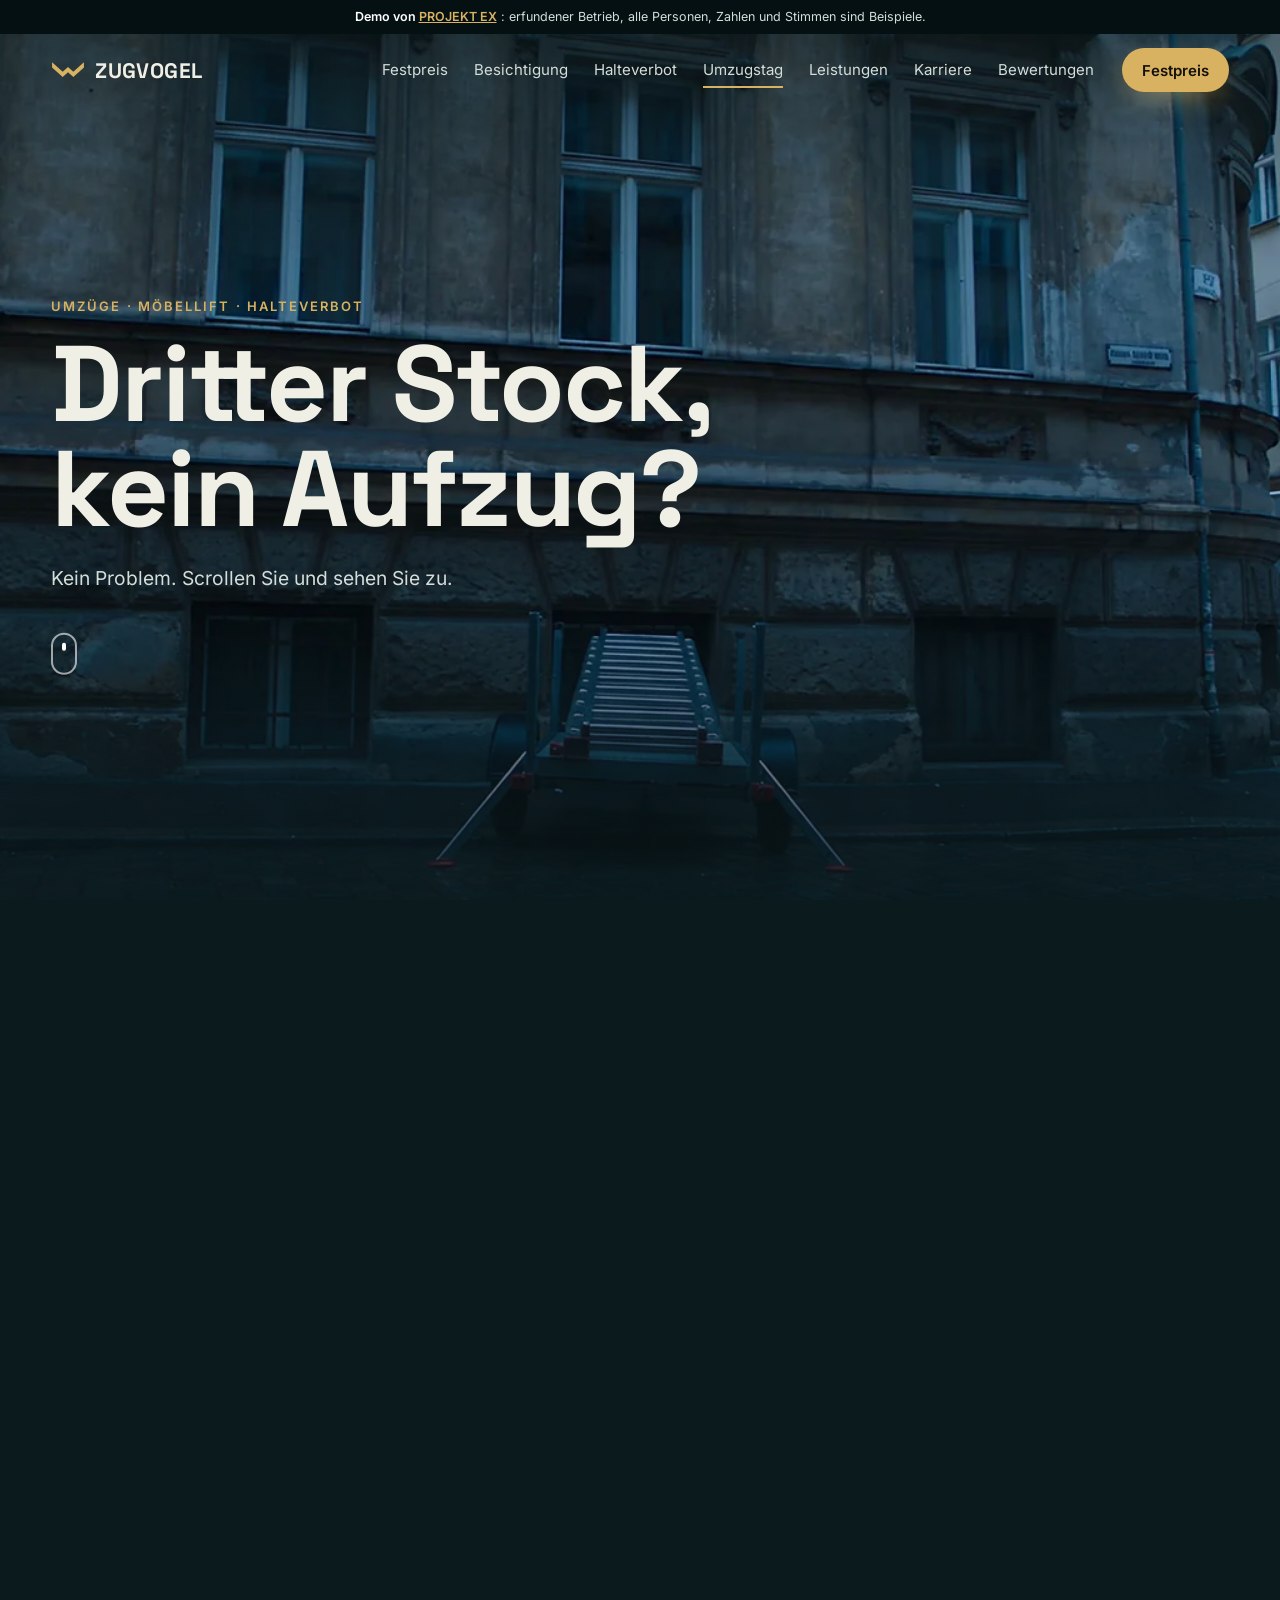
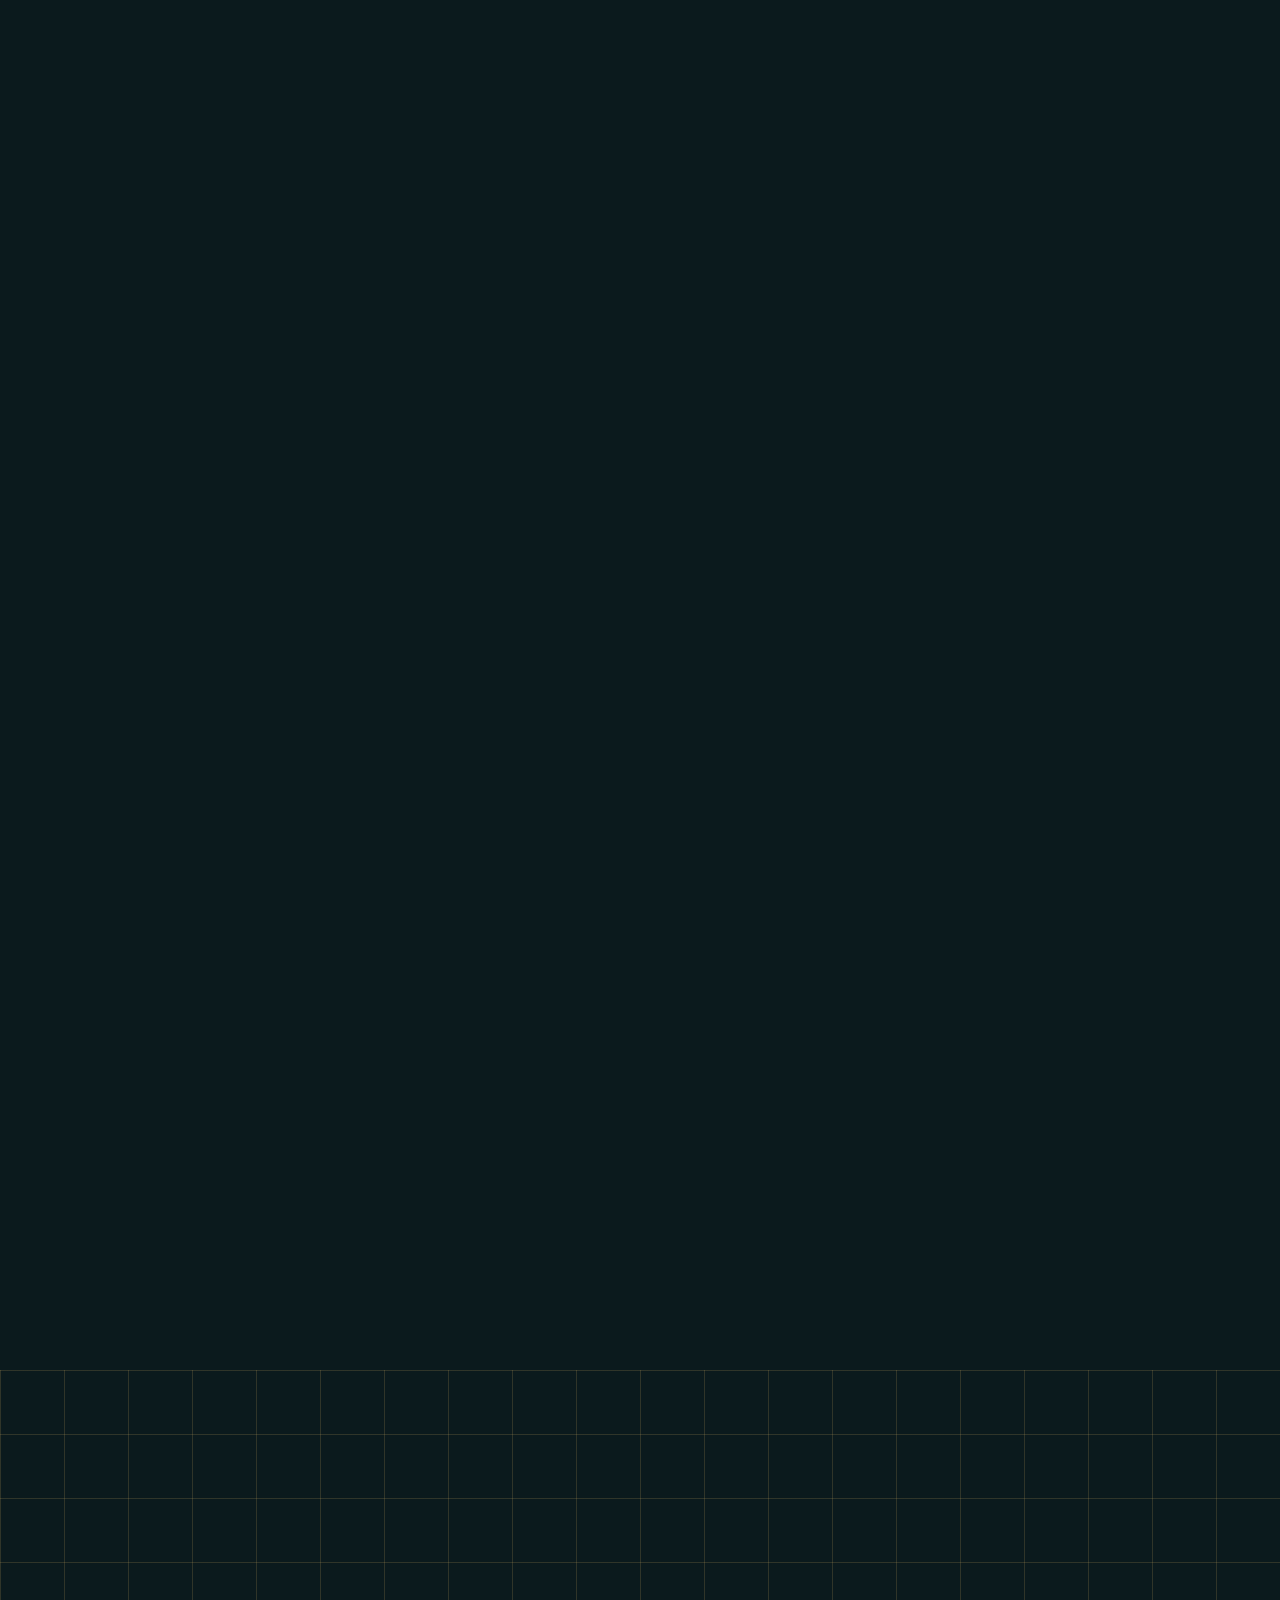
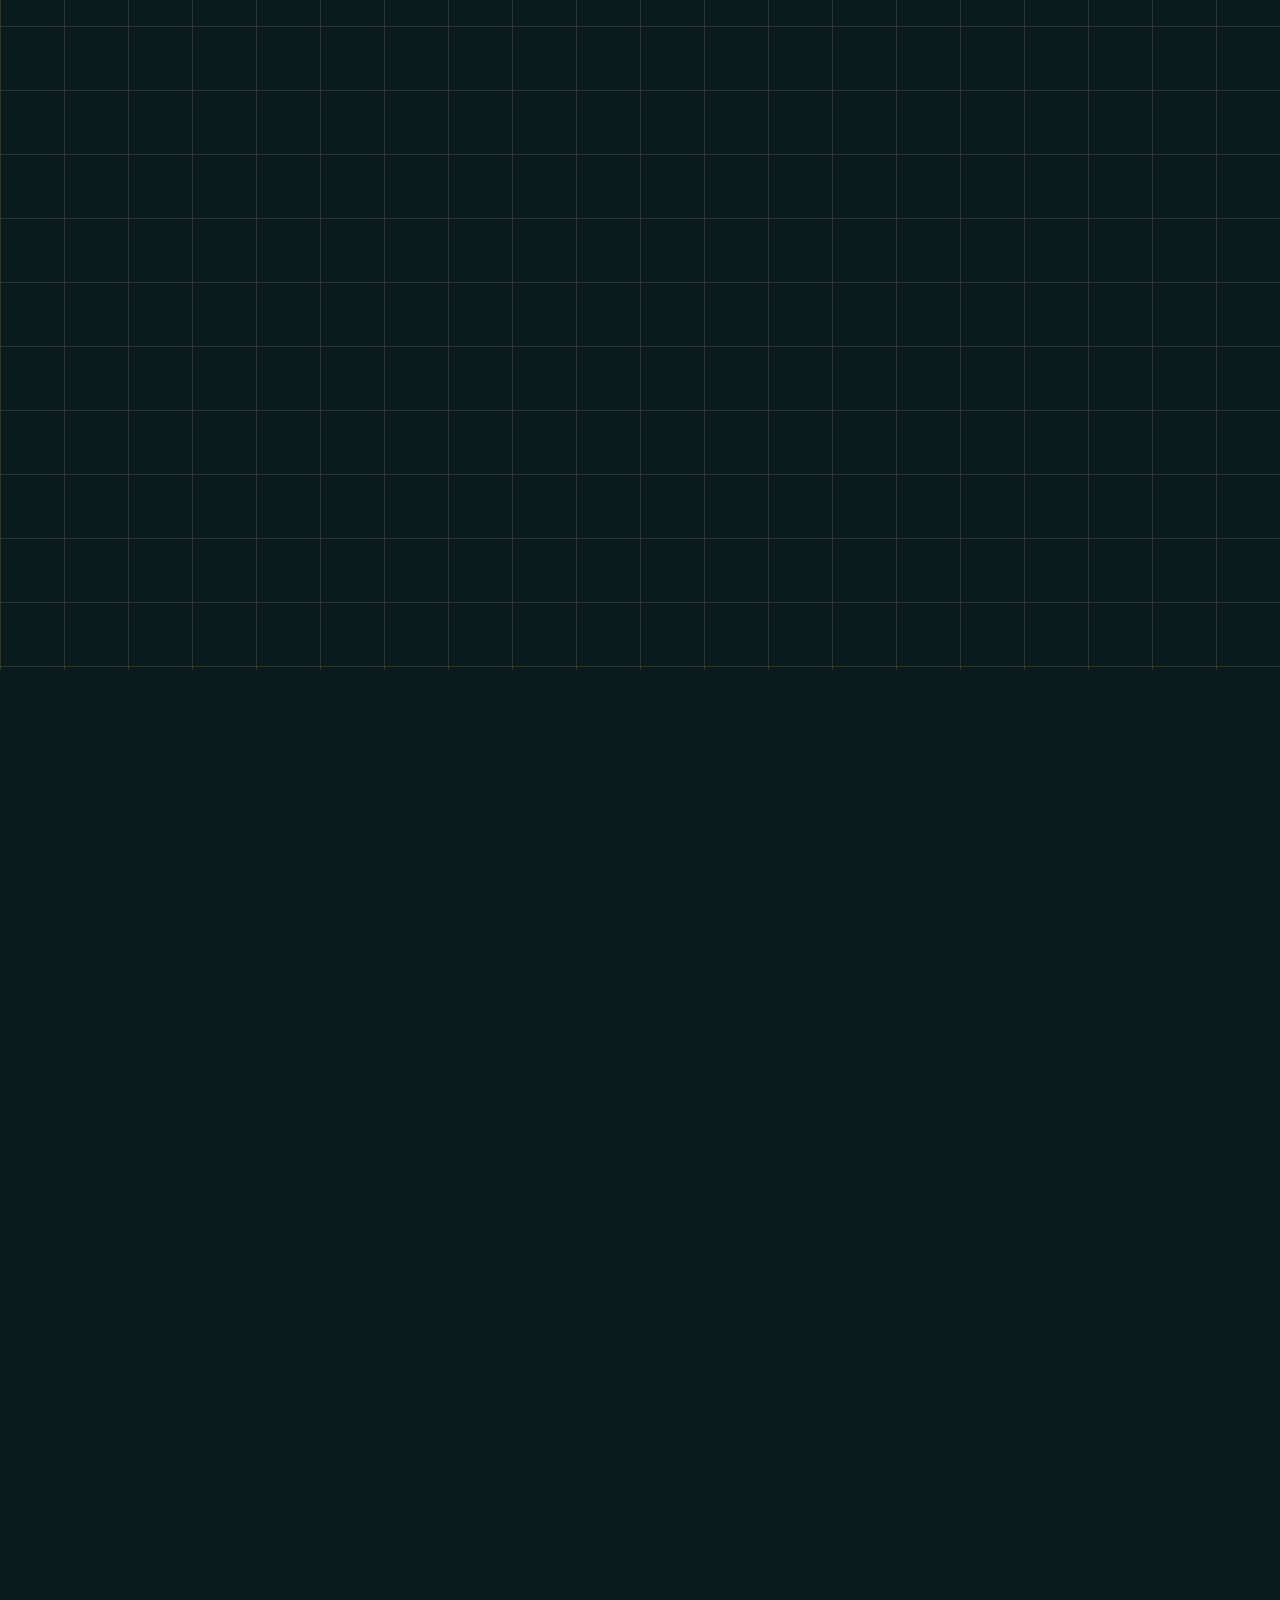
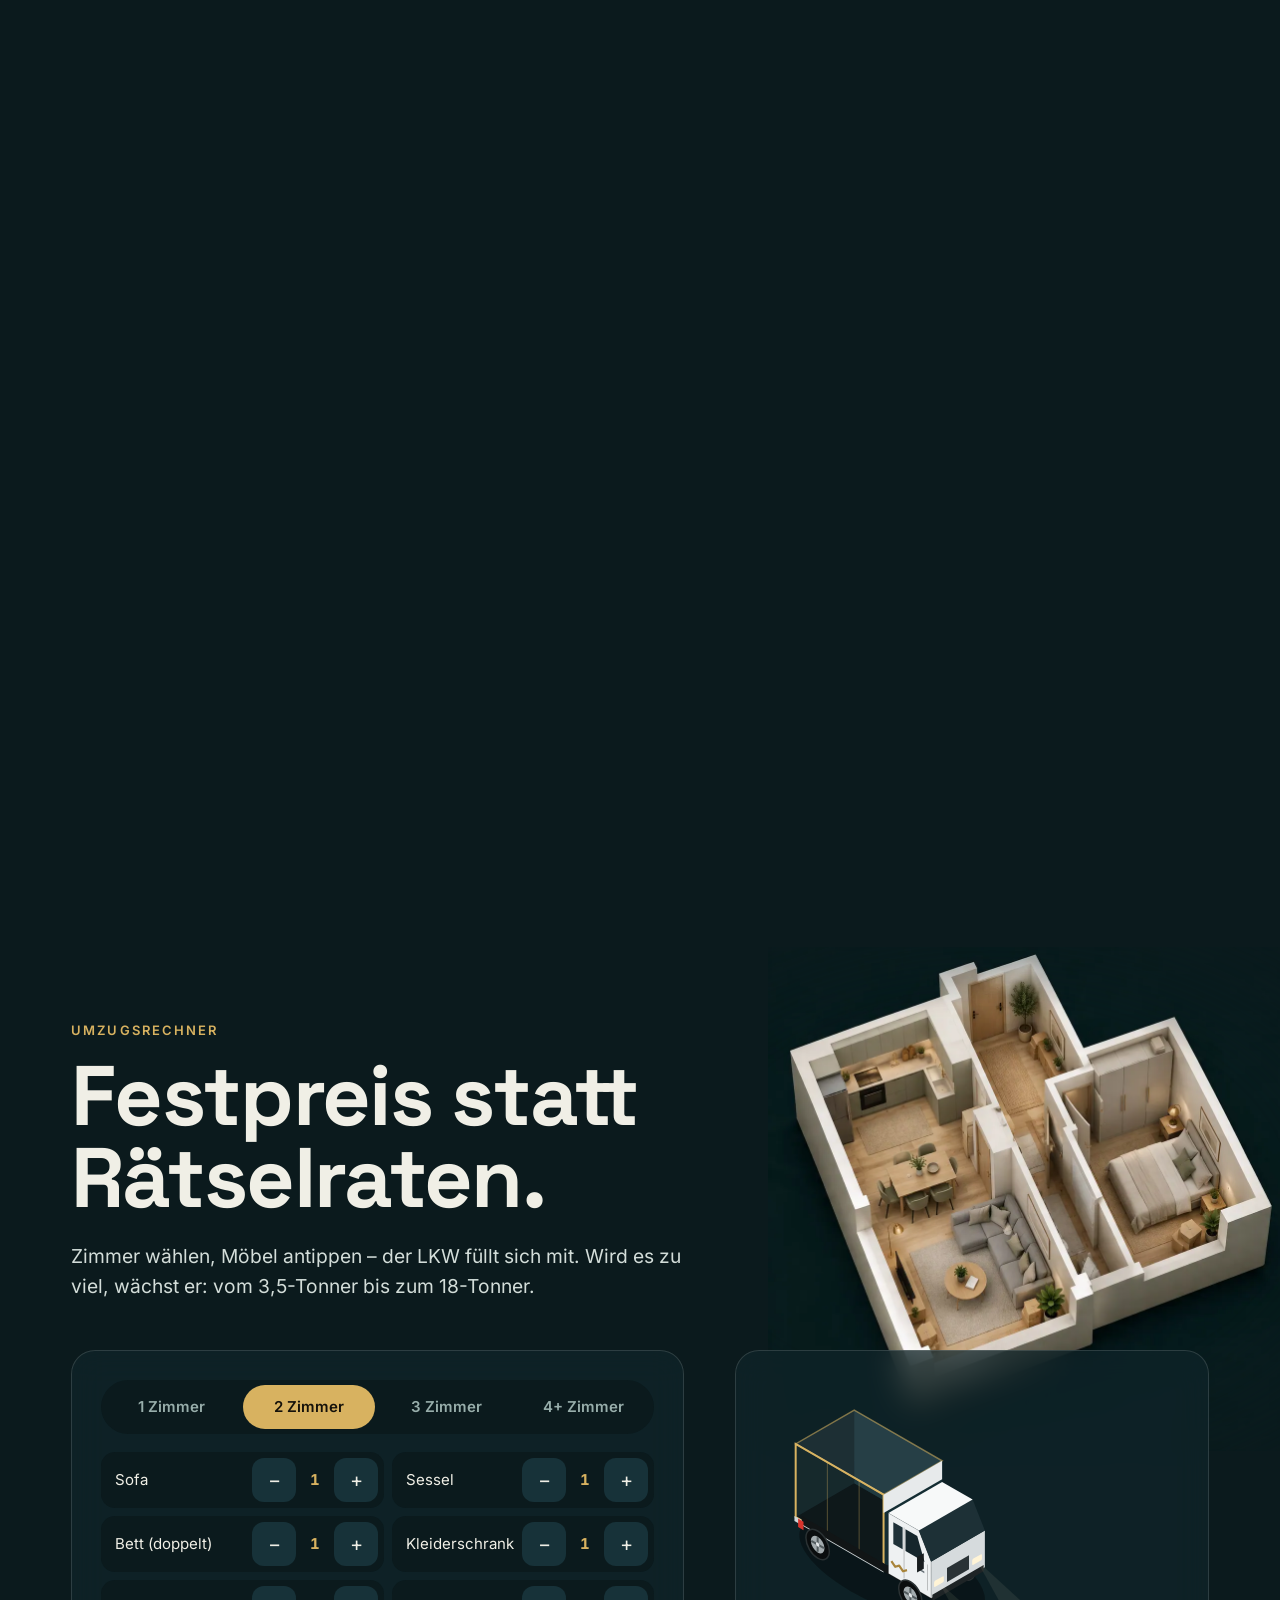
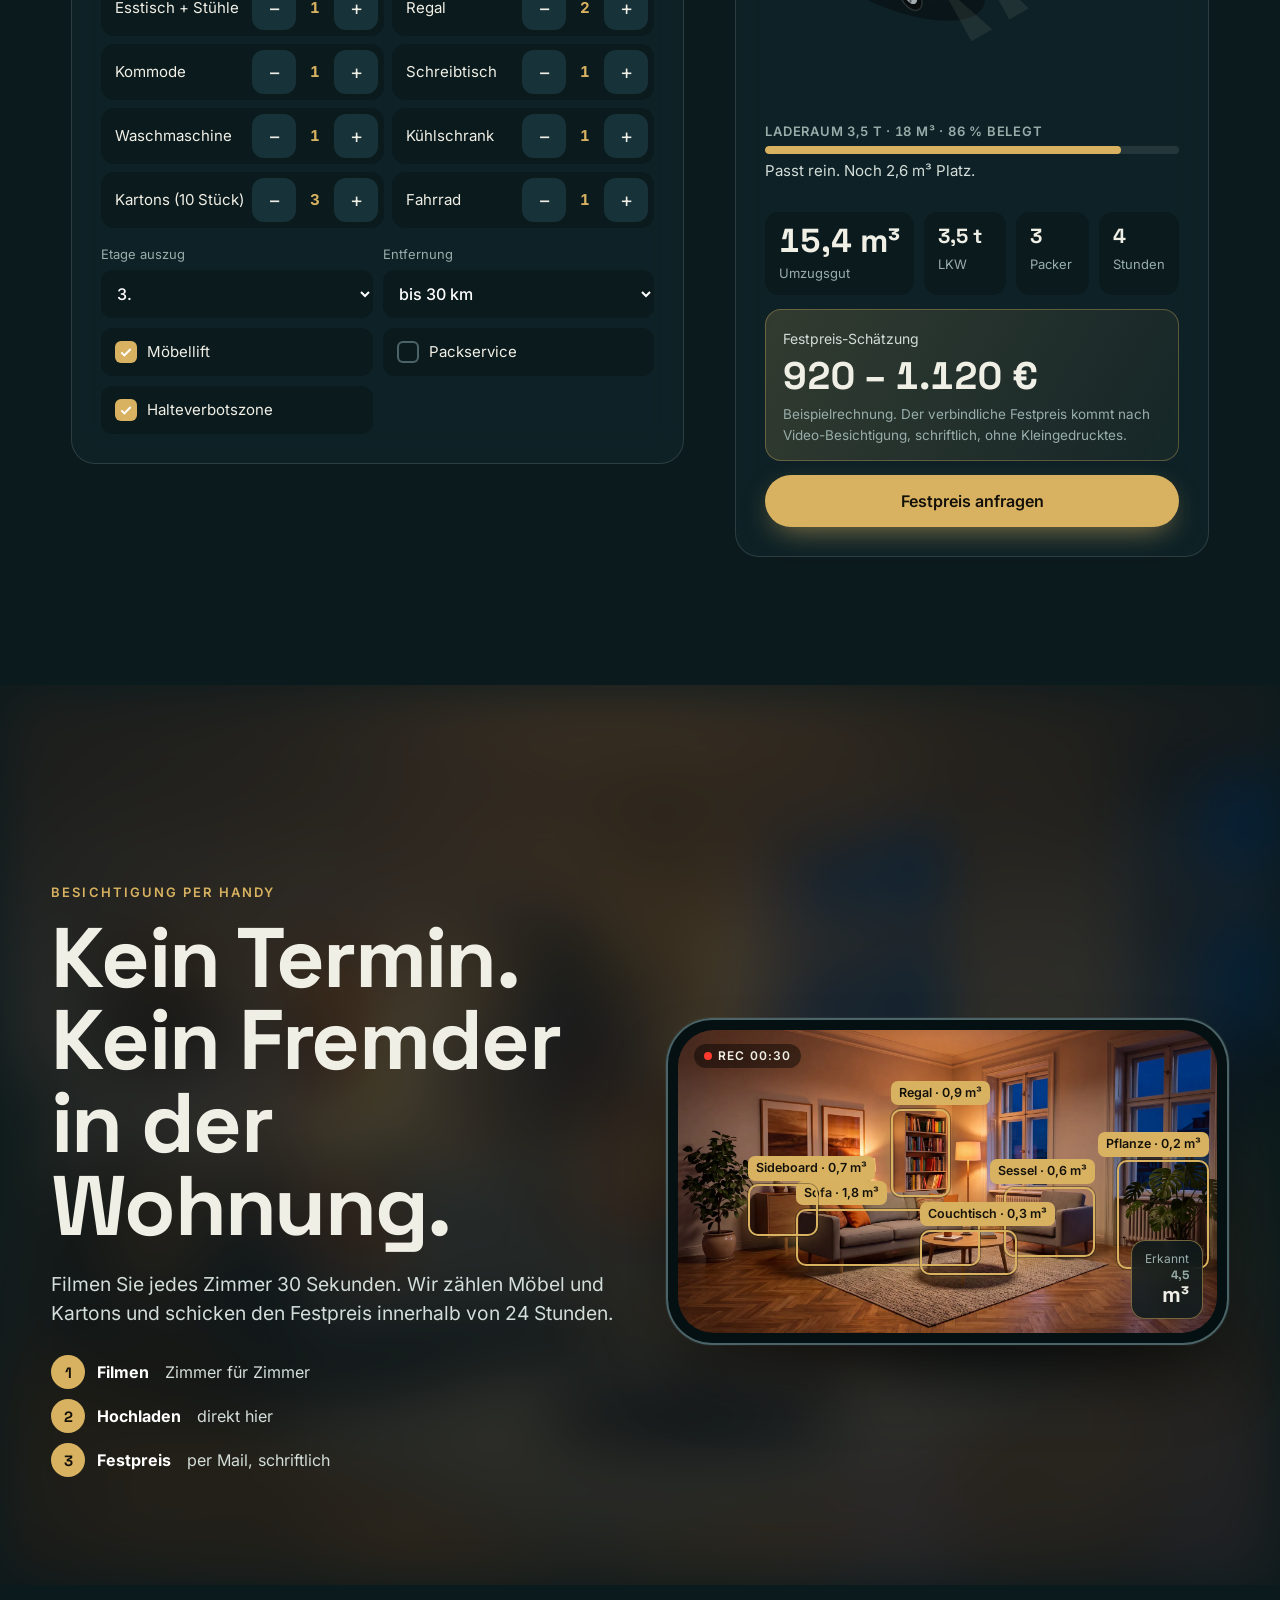
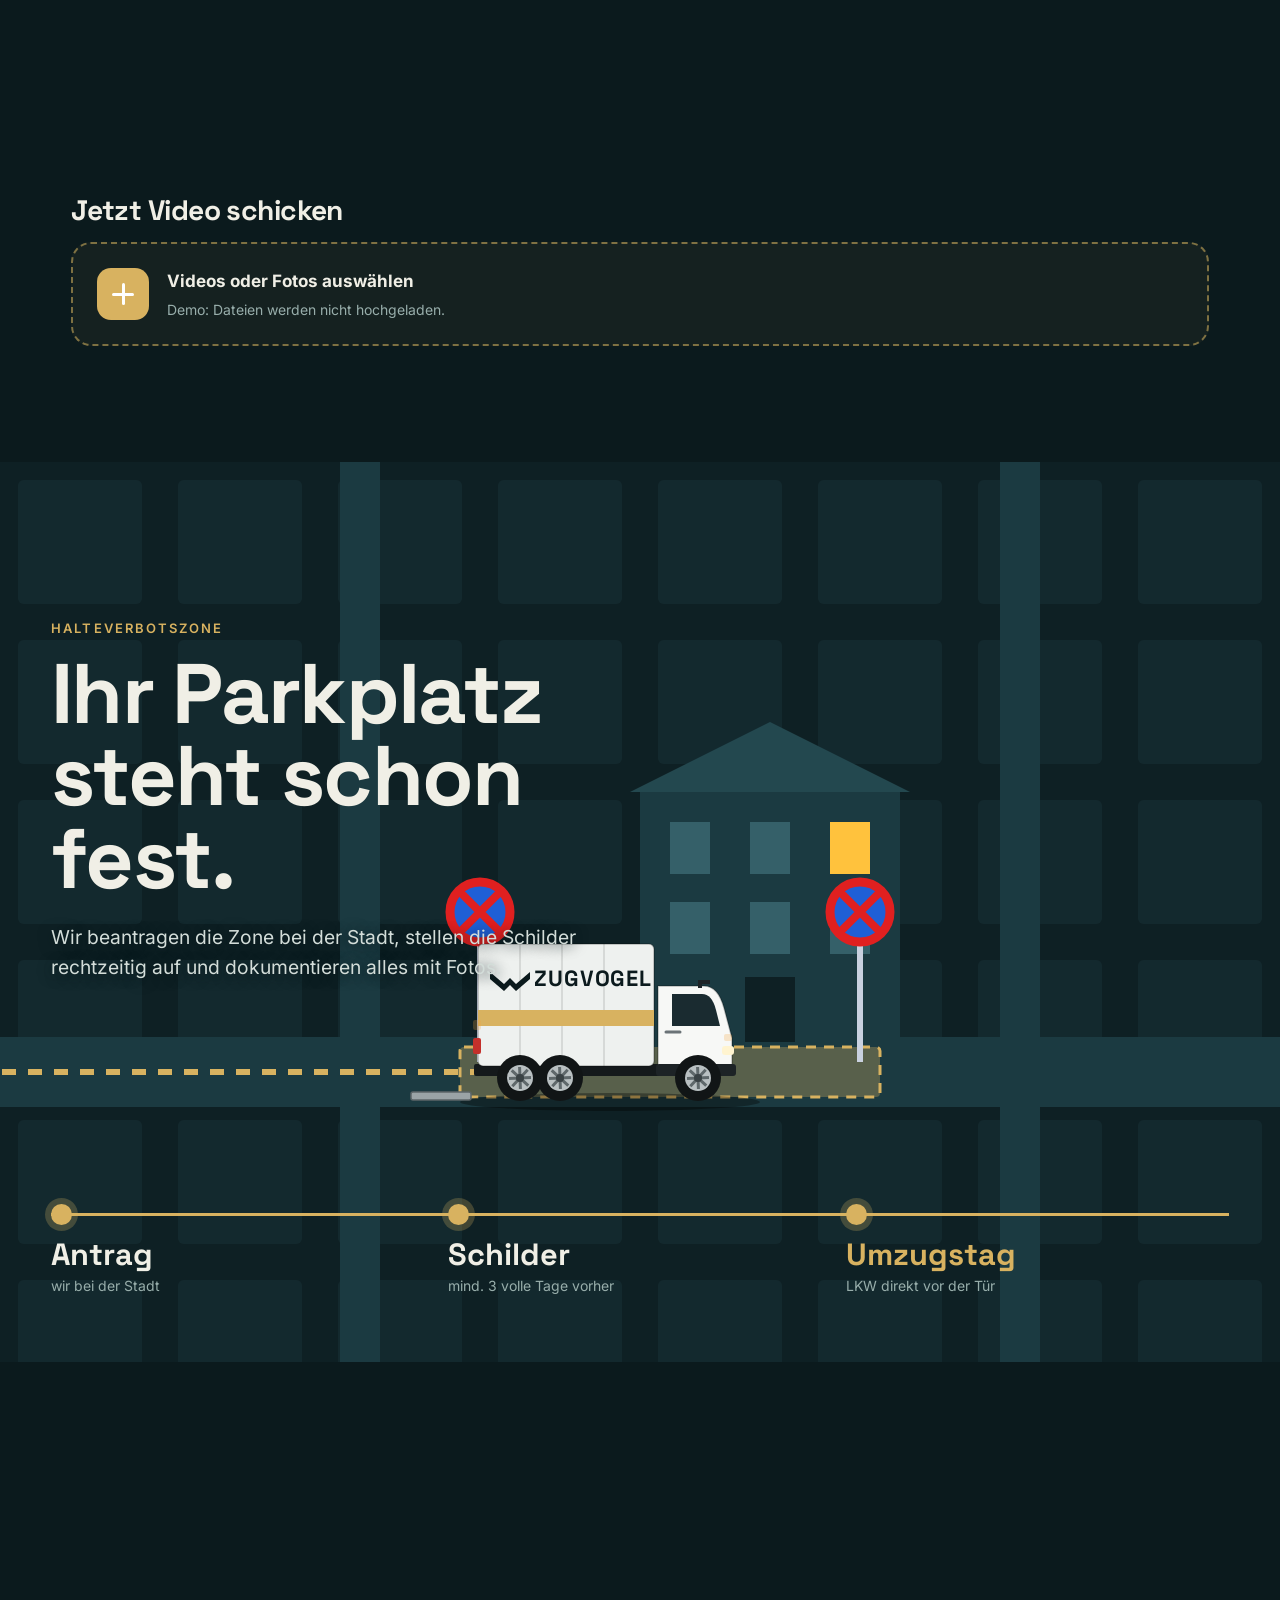
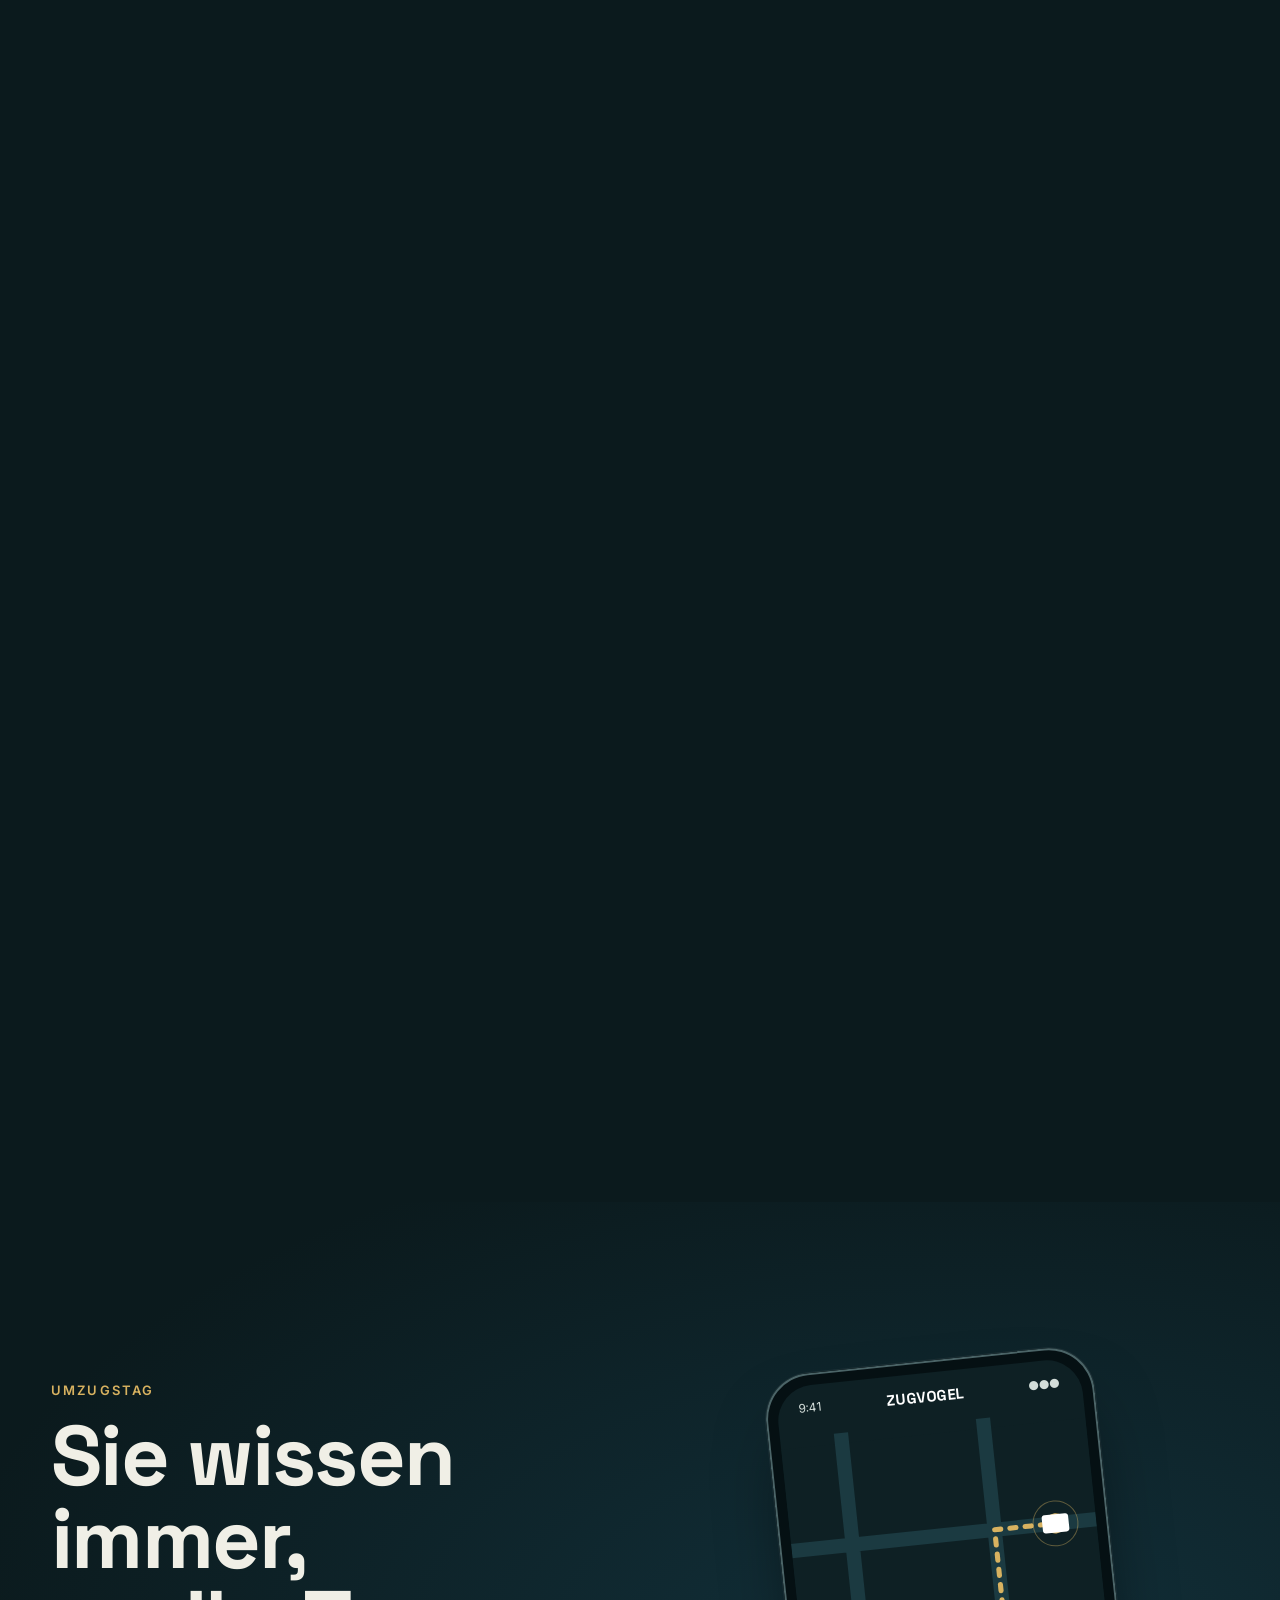
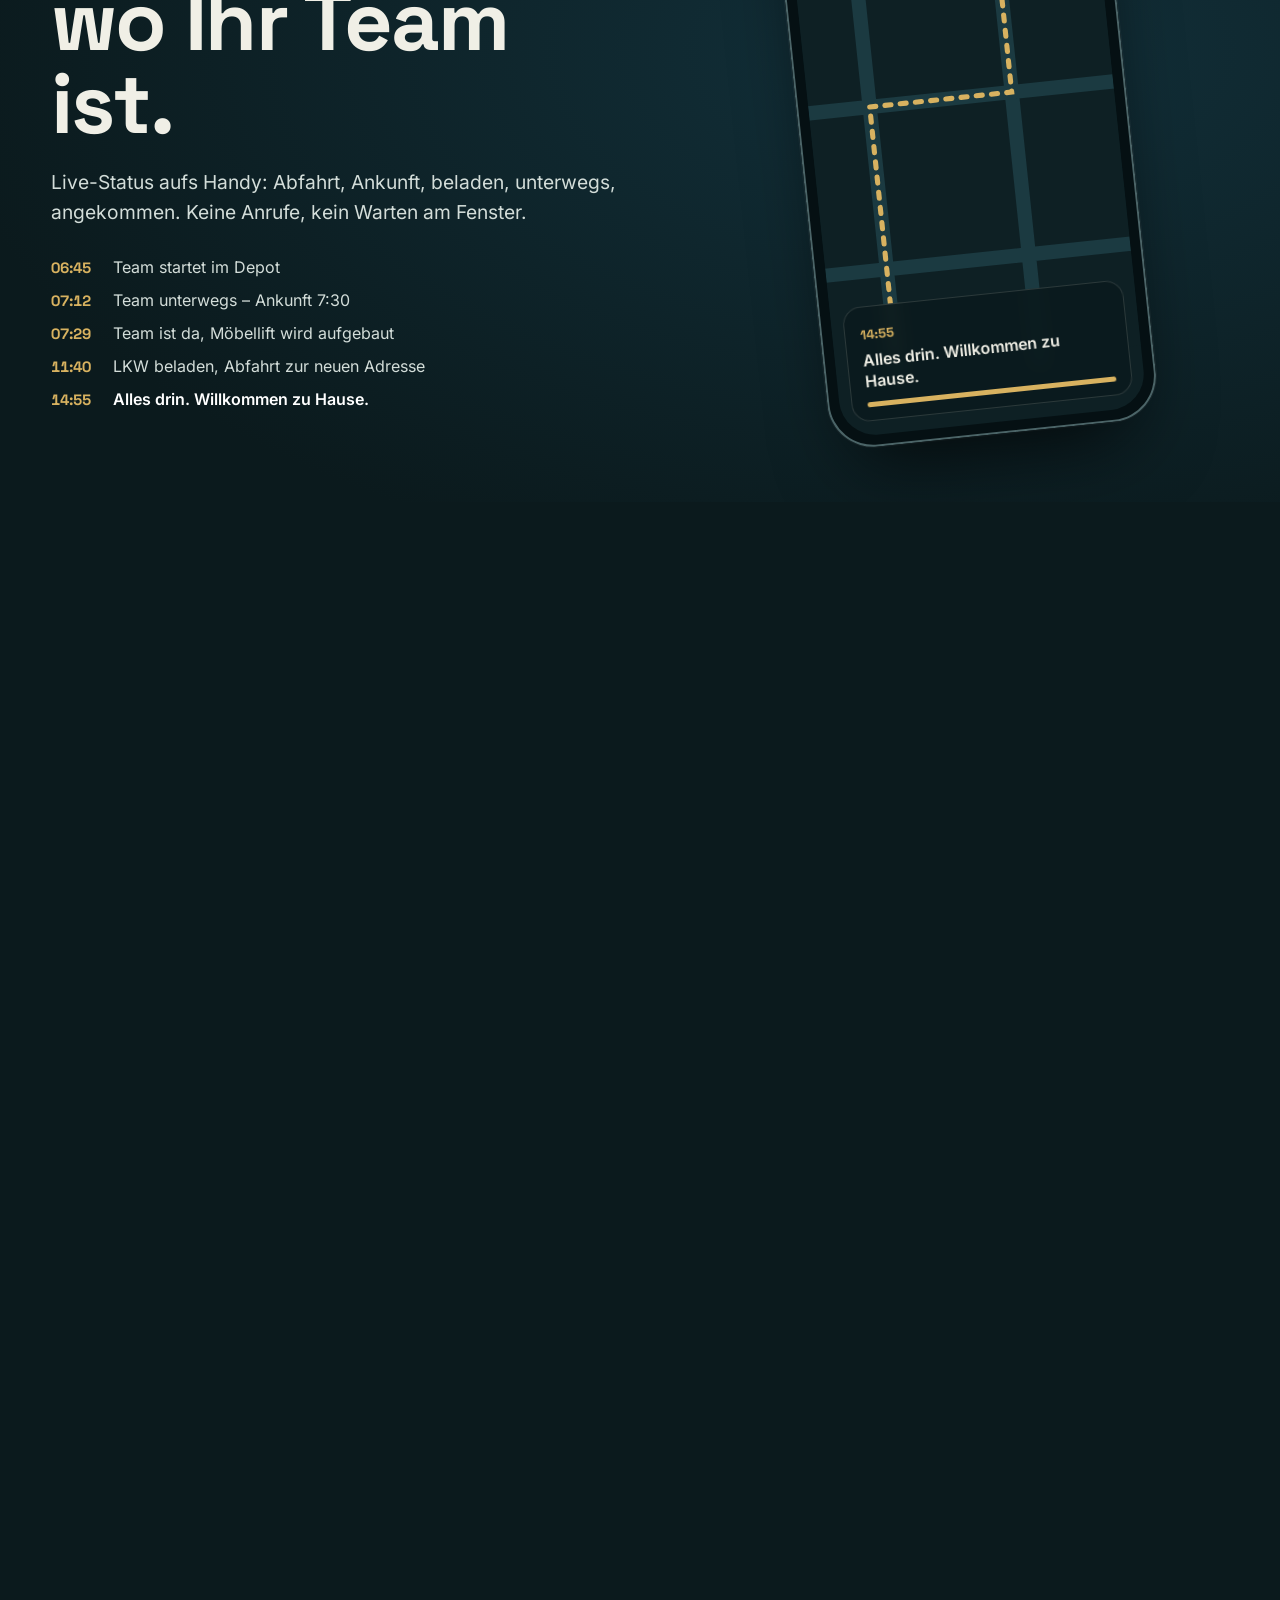
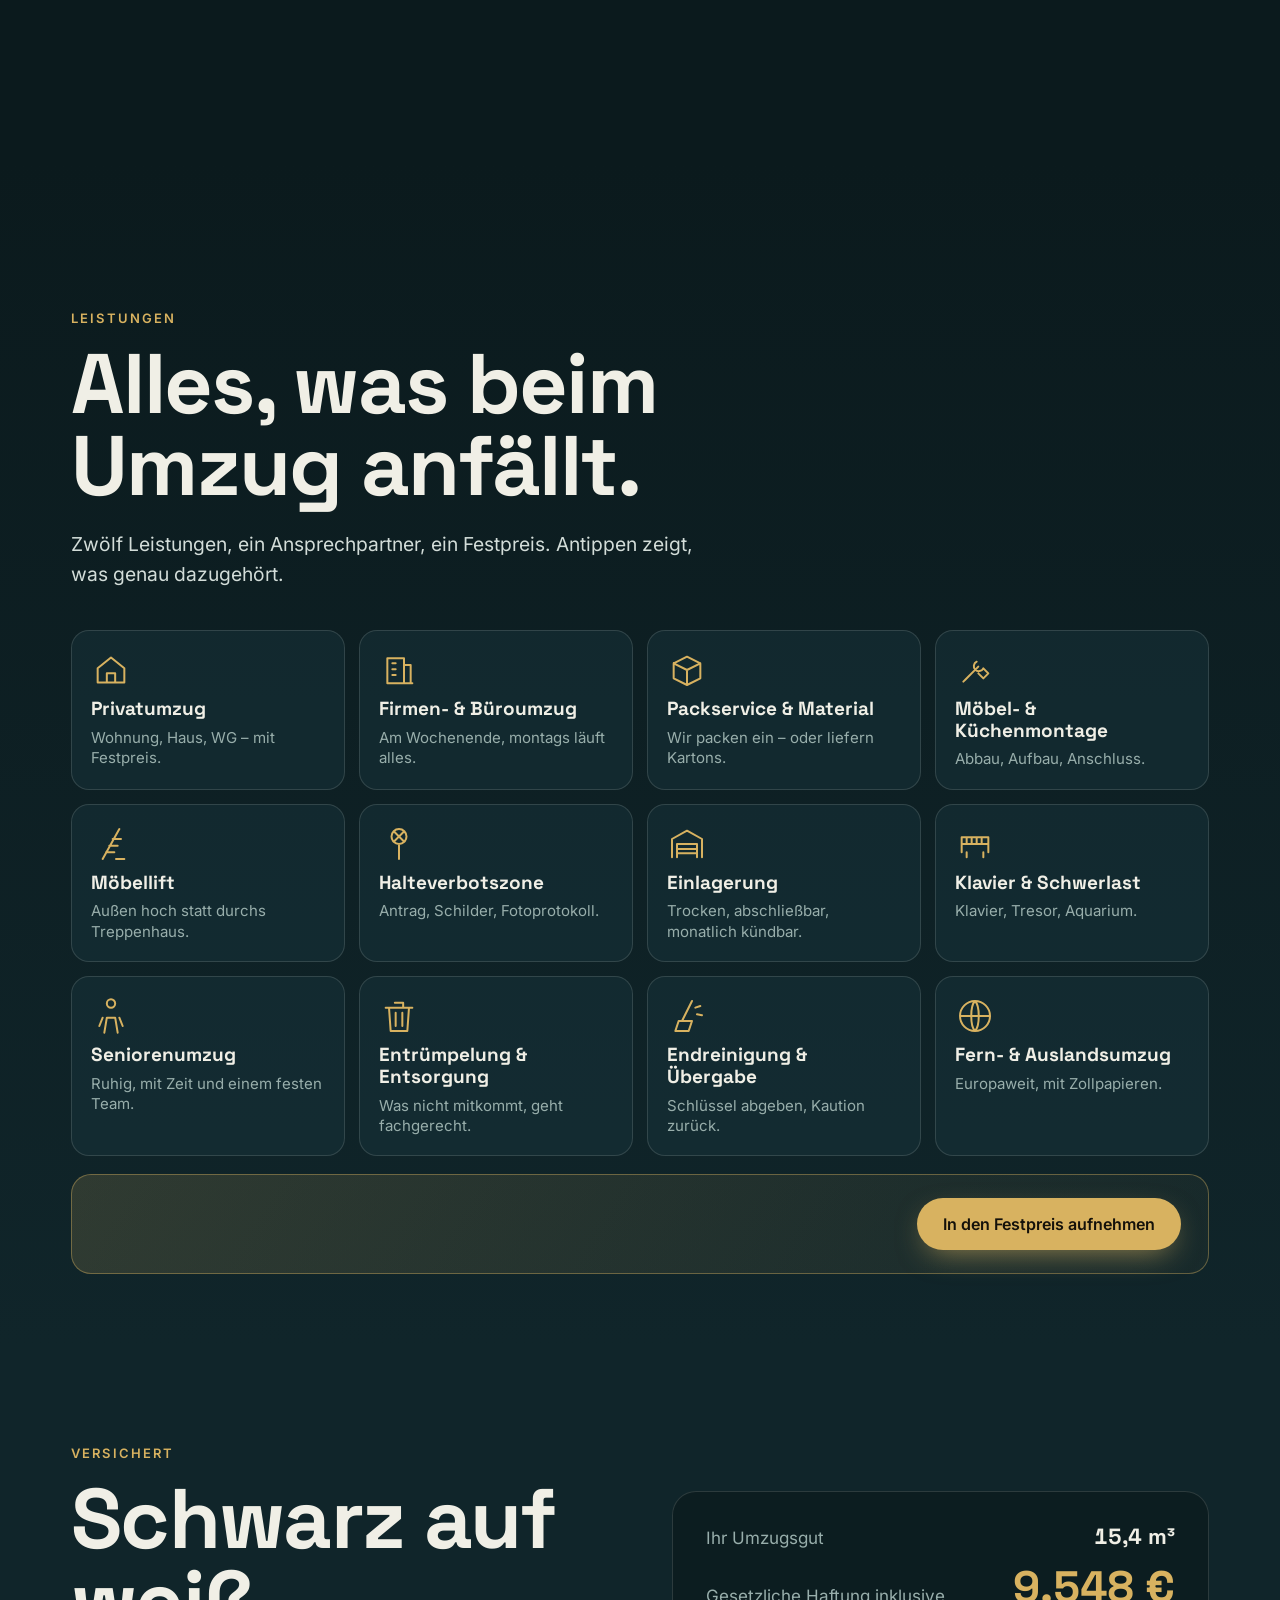
<file: index.html>
<!doctype html>
<html lang="de">
<head>
<meta charset="utf-8">
<meta name="viewport" content="width=device-width,initial-scale=1,viewport-fit=cover">
<title>ZUGVOGEL Umzüge – Festpreis in 2 Minuten</title>
<meta name="description" content="Umzug mit Möbellift, Festpreis in 2 Minuten, Besichtigung per Handy, Halteverbotszone inklusive. Demo-Webseite für Umzugsfirmen.">
<meta name="theme-color" content="#0b1a1d">
<link rel="icon" href="data:image/svg+xml,%3Csvg xmlns='http://www.w3.org/2000/svg' viewBox='0 0 64 64'%3E%3Crect width='64' height='64' rx='14' fill='%230b1a1d'/%3E%3Cpath d='M10 24 L26 38 L32 32 L38 38 L54 24 L54 32 L38 46 L32 40 L26 46 L10 32Z' fill='%23d8b260'/%3E%3C/svg%3E">
<script>try{var t=new URLSearchParams(location.search).get("farbe");if(t)sessionStorage.setItem("zv-farbe",t);else t=sessionStorage.getItem("zv-farbe");if(t)document.documentElement.setAttribute("data-theme",t)}catch(e){}</script>
<link rel="preload" href="assets/fonts/grotesk.woff2" as="font" type="font/woff2" crossorigin>
<link rel="stylesheet" href="assets/css/style.css?v=2">
</head>
<body>
<div class="demo"><span class="for">So könnte das für <span data-firma></span> aussehen. </span><b>Demo von <a href="https://projektex.de/" rel="noopener">PROJEKT EX</a></b><span class="long">: erfundener Betrieb, alle Personen, Zahlen und Stimmen sind Beispiele.</span><span class="short"> · erfundener Betrieb</span></div>

<header class="top" id="top">
  <a class="logo" href="#start" aria-label="ZUGVOGEL Umzüge, zum Anfang">
    <svg viewBox="0 0 64 40" aria-hidden="true"><path d="M2 6 L22 24 L32 15 L42 24 L62 6 L62 16 L42 34 L32 25 L22 34 L2 16Z"/></svg>
    <span>ZUGVOGEL</span>
  </a>
  <nav class="nav" id="nav" aria-label="Hauptmenü">
    <a href="#rechner">Festpreis</a>
    <a href="#besichtigung">Besichtigung</a>
    <a href="#halteverbot">Halteverbot</a>
    <a href="#live">Umzugstag</a>
    <a href="#leistungen">Leistungen</a>
    <a href="#karriere">Karriere</a>
    <a href="#bewertungen">Bewertungen</a>
  </nav>
  <a class="btn btn-or top-cta" href="#rechner">Festpreis</a>
  <button class="burger" id="burger" aria-label="Menü öffnen" aria-expanded="false" aria-controls="nav"><span></span><span></span></button>
</header>

<main id="start">

<!-- 1 FILM: Möbellift (Vorher → Leiter fährt hoch → Packer am Fenster) -->
<section class="film" id="lift" style="--h:330vh">
  <div class="stage">
    <div class="media">
      <img class="still" src="assets/img/zv-a2.webp" srcset="assets/img/zv-a2-m.webp 1280w, assets/img/zv-a2.webp 1920w" sizes="100vw" alt="Altbau zur blauen Stunde, davor Möbellift-Anhänger und Umzugs-LKW" fetchpriority="high">
      <video class="vid" data-src="assets/vid/lift" data-key="lift" muted playsinline preload="auto"></video>
    </div>
    <div class="shade"></div>
    <div class="beat b-hero">
      <p class="kicker">Umzüge · Möbellift · Halteverbot</p>
      <h1>Dritter Stock,<br>kein Aufzug?</h1>
      <p class="lead">Kein Problem. Scrollen Sie und sehen Sie zu.</p>
      <span class="scrollhint" aria-hidden="true"></span>
    </div>
    <div class="beat b-big"><h2>Wir heben das.</h2><p>Möbellift bis 30 m: Kein Treppenhaus-Kratzer, halbe Tragezeit, keine Rückenschmerzen.</p></div>
    <div class="beat b-side"><p class="num">01</p><h3>Leiter ans Fenster</h3><p>Aufbau in 15 Minuten. Das Treppenhaus bleibt frei für die Nachbarn.</p></div>
  </div>
</section>

<!-- 2 FILM: Sofa kommt runter, LKW lädt -->
<section class="film" id="festpreis" style="--h:300vh">
  <div class="stage">
    <div class="media">
      <img class="still" src="assets/img/zv-c2.webp" srcset="assets/img/zv-c2-m.webp 1280w, assets/img/zv-c2.webp 1920w" sizes="100vw" alt="Eingepacktes Sofa auf der Möbellift-Plattform, darunter Umzugs-LKW mit offener Ladebordwand" loading="lazy">
      <video class="vid" data-src="assets/vid/sofa" data-key="sofa" muted playsinline preload="auto"></video>
    </div>
    <div class="shade"></div>
    <div class="beat b-side"><p class="num">02</p><h3>In Decken, in Folie, gesichert</h3><p>Jedes Möbel wird gepolstert und verzurrt, bevor es das Fenster verlässt.</p></div>
    <div class="beat b-side r"><p class="num">03</p><h3>Direkt auf die Ladebordwand</h3><p>Vom Fenster in den LKW, ohne Umweg über den Gehweg.</p></div>
    <div class="beat b-cta">
      <h2>Was kostet<br>mein Umzug?</h2>
      <div class="row"><a class="btn btn-or" href="#rechner">Festpreis in 2 Minuten</a><a class="btn btn-line" href="#besichtigung">Video-Besichtigung</a></div>
    </div>
    <div class="blueprint" aria-hidden="true"></div>
  </div>
</section>

<!-- 3 MOTION: Umzugsrechner -->
<section class="calc" id="rechner">
  <div class="calc-bg" aria-hidden="true"><img src="assets/img/zv-f.webp" srcset="assets/img/zv-f-m.webp 1800w, assets/img/zv-f.webp 2560w" sizes="100vw" alt="" loading="lazy"></div>
  <div class="wrap">
    <p class="kicker">Umzugsrechner</p>
    <h2>Festpreis statt<br>Rätselraten.</h2>
    <p class="lead">Zimmer wählen, Möbel antippen – der LKW füllt sich mit. Wird es zu viel, wächst er: vom 3,5-Tonner bis zum 18-Tonner.</p>
    <div class="calc-grid">
      <div class="calc-in">
        <div class="tabs" role="tablist" aria-label="Wohnungsgröße">
          <button role="tab" data-preset="1">1 Zimmer</button><button role="tab" data-preset="2" aria-selected="true">2 Zimmer</button><button role="tab" data-preset="3">3 Zimmer</button><button role="tab" data-preset="4">4+ Zimmer</button>
        </div>
        <ul class="items" id="items"></ul>
        <div class="opts">
          <label class="opt">Etage auszug<select id="floorA"><option value="0">EG</option><option value="1">1.</option><option value="2">2.</option><option value="3" selected>3.</option><option value="4">4.</option><option value="5">5.+</option></select></label>
          <label class="opt">Entfernung<select id="km"><option value="10">bis 10 km</option><option value="30" selected>bis 30 km</option><option value="80">bis 80 km</option><option value="250">bis 250 km</option><option value="600">über 250 km</option></select></label>
          <label class="chk"><input type="checkbox" id="optLift" checked><span>Möbellift</span></label>
          <label class="chk"><input type="checkbox" id="pack"><span>Packservice</span></label>
          <label class="chk"><input type="checkbox" id="hvz" checked><span>Halteverbotszone</span></label>
        </div>
      </div>
      <div class="calc-out">
        <svg class="truck" id="truck" viewBox="-95 -140 440 360" aria-hidden="true"></svg>
        <div class="load"><span id="loadTxt">Laderaum</span><i><b id="loadBar"></b></i><p id="truckMsg" aria-live="polite"></p></div>
        <div class="readout">
          <div><span class="big"><b id="m3">0</b> m³</span><small>Umzugsgut</small></div>
          <div><span class="mid" id="truckSize">7,5 t</span><small>LKW</small></div>
          <div><span class="mid" id="crew">3</span><small>Packer</small></div>
          <div><span class="mid" id="hours">6</span><small>Stunden</small></div>
        </div>
        <div class="price">
          <small>Festpreis-Schätzung</small>
          <p><b id="pFrom">0</b> – <b id="pTo">0</b> €</p>
          <small class="note">Beispielrechnung. Der verbindliche Festpreis kommt nach Video-Besichtigung, schriftlich, ohne Kleingedrucktes.</small>
        </div>
        <button class="btn btn-or wide" data-open="anfrage">Festpreis anfragen</button>
      </div>
    </div>
  </div>
</section>

<!-- 4 MOTION + FOTO: Besichtigung per Handy -->
<section class="scan" id="besichtigung" style="--h:300vh">
  <div class="stage">
    <div class="scan-bg" aria-hidden="true"><img src="assets/img/zv-d-m.webp" alt="" loading="lazy"></div>
    <div class="scan-copy">
      <p class="kicker">Besichtigung per Handy</p>
      <h2>Kein Termin.<br>Kein Fremder<br>in der Wohnung.</h2>
      <p class="lead">Filmen Sie jedes Zimmer 30 Sekunden. Wir zählen Möbel und Kartons und schicken den Festpreis innerhalb von 24 Stunden.</p>
      <ol class="steps"><li><b>Filmen</b> Zimmer für Zimmer</li><li><b>Hochladen</b> direkt hier</li><li><b>Festpreis</b> per Mail, schriftlich</li></ol>
    </div>
    <div class="phone scan-phone">
      <div class="screen">
        <img src="assets/img/zv-d.webp" srcset="assets/img/zv-d-m.webp 1800w, assets/img/zv-d.webp 3840w" sizes="(max-width:900px) 90vw, 50vw" alt="Wohnzimmer im Handy-Sucher mit erkannten Möbeln" loading="lazy">
        <div class="ar" id="ar"></div>
        <div class="rec"><i></i>REC <span id="recT">00:00</span></div>
        <div class="sum"><span>Erkannt</span><b><span id="arM3">0,0</span> m³</b></div>
      </div>
    </div>
  </div>
</section>
<section class="upload">
  <div class="wrap">
    <h3>Jetzt Video schicken</h3>
    <label class="drop"><input type="file" accept="video/*,image/*" multiple id="file"><span class="d-ico" aria-hidden="true"></span><span class="d-txt"><b>Videos oder Fotos auswählen</b><small id="fileInfo">Demo: Dateien werden nicht hochgeladen.</small></span></label>
  </div>
</section>

<!-- 5 MOTION: Halteverbotszone -->
<section class="hvz" id="halteverbot" style="--h:260vh">
  <div class="stage">
    <svg class="map" viewBox="0 0 1600 900" preserveAspectRatio="xMidYMid slice" aria-hidden="true">
      <defs><pattern id="blk" width="160" height="160" patternUnits="userSpaceOnUse"><rect width="160" height="160" style="fill:var(--m1)"/><rect x="18" y="18" width="124" height="124" rx="6" style="fill:var(--m2)"/></pattern></defs>
      <rect width="1600" height="900" fill="url(#blk)"/>
      <path class="road" d="M-20 610 H1620"/>
      <path class="road thin" d="M520 -20 V920 M1180 -20 V920"/>
      <path class="route" id="route" d="M-20 610 H760"/>
      <g class="house" transform="translate(800 330)">
        <rect x="0" y="0" width="260" height="250" style="fill:var(--m3)"/><path d="M-10 0 L130 -70 L270 0Z" style="fill:var(--m4)"/>
        <g style="fill:var(--m5)"><rect x="30" y="30" width="40" height="52"/><rect x="110" y="30" width="40" height="52"/><rect x="190" y="30" width="40" height="52"/><rect x="30" y="110" width="40" height="52"/><rect x="110" y="110" width="40" height="52"/><rect x="190" y="110" width="40" height="52"/></g>
        <rect class="lit" x="190" y="30" width="40" height="52"/>
        <rect x="105" y="185" width="50" height="65" style="fill:var(--m1)"/>
      </g>
      <rect class="zone" x="620" y="585" width="420" height="50" rx="4"/>
      <g class="sign s1"><line x1="0" y1="0" x2="0" y2="-120"/><circle cx="0" cy="-150" r="30"/><path d="M-21 -171 L21 -129 M21 -171 L-21 -129"/></g>
      <g class="sign s2"><line x1="0" y1="0" x2="0" y2="-120"/><circle cx="0" cy="-150" r="30"/><path d="M-21 -171 L21 -129 M21 -171 L-21 -129"/></g>
      <g class="minitruck" id="mt"><g class="mt-in"><ellipse cx="-60" cy="30" rx="150" ry="9" class="mt-shadow"/><g class="mt-beam"><path d="M58 -14 L330 -48 L330 22 Z"/></g><g class="mt-body"><rect x="-196" y="-8" width="246" height="12" rx="2" class="mt-chassis"/><rect x="-192" y="-128" width="176" height="122" rx="5" class="mt-box"/><path d="M-150 -128V-6M-108 -128V-6M-66 -128V-6" class="mt-rib"/><rect x="-192" y="-62" width="176" height="16" class="mt-stripe"/><path d="M-180 -100 l14 12 6 -6 6 6 14 -12 v7 l-14 12 -6 -6 -6 6 -14 -12z" class="mt-logo"/><text x="-136" y="-86" class="mt-name">ZUGVOGEL</text><rect x="-197" y="-34" width="8" height="16" rx="2" class="mt-tail"/><rect x="-197" y="-52" width="8" height="10" rx="2" class="mt-blink b1"/><g class="mt-ramp"><rect x="-203" y="-66" width="8" height="60" rx="2"/></g><path d="M-12 -86 H34 Q48 -86 54 -64 L62 -34 V0 H-12 Z" class="mt-cab"/><path d="M2 -78 H32 Q42 -78 46 -62 L50 -46 H2 Z" class="mt-win"/><path d="M-4 -40 H10" class="mt-handle"/><rect x="52" y="-26" width="12" height="9" rx="3" class="mt-lamp"/><rect x="54" y="-38" width="8" height="7" rx="2" class="mt-blink b2"/><rect x="-14" y="-8" width="80" height="12" rx="3" class="mt-bumper"/><path d="M30 -84 v-6 h10" class="mt-mirror"/></g><g class="hw" transform="translate(-150 6)"><circle r="23" class="hw-tyre"/><circle r="13" class="hw-rim"/><g class="hw-sp"><path d="M-11 0H11M0 -11V11M-8 -8L8 8M8 -8L-8 8"/></g><circle r="4" class="hw-hub"/></g><g class="hw" transform="translate(-110 6)"><circle r="23" class="hw-tyre"/><circle r="13" class="hw-rim"/><g class="hw-sp"><path d="M-11 0H11M0 -11V11M-8 -8L8 8M8 -8L-8 8"/></g><circle r="4" class="hw-hub"/></g><g class="hw" transform="translate(28 6)"><circle r="23" class="hw-tyre"/><circle r="13" class="hw-rim"/><g class="hw-sp"><path d="M-11 0H11M0 -11V11M-8 -8L8 8M8 -8L-8 8"/></g><circle r="4" class="hw-hub"/></g><g class="mt-smoke"><circle cx="-205" cy="-2" r="6"/><circle cx="-222" cy="-8" r="9"/><circle cx="-244" cy="-14" r="12"/></g></g></g>
    </svg>
    <div class="hvz-copy">
      <p class="kicker">Halteverbotszone</p>
      <h2>Ihr Parkplatz<br>steht schon fest.</h2>
      <p class="lead">Wir beantragen die Zone bei der Stadt, stellen die Schilder rechtzeitig auf und dokumentieren alles mit Fotos.</p>
    </div>
    <ol class="tl" id="tl">
      <li><i></i><b>Antrag</b><small>wir bei der Stadt</small></li>
      <li><i></i><b>Schilder</b><small>mind. 3 volle Tage vorher</small></li>
      <li><i></i><b>Umzugstag</b><small>LKW direkt vor der Tür</small></li>
    </ol>
  </div>
</section>

<!-- 6 MOTION: Umzugstag live -->
<section class="live" id="live" style="--h:240vh">
  <div class="stage">
    <div class="live-copy">
      <p class="kicker">Umzugstag</p>
      <h2>Sie wissen immer,<br>wo Ihr Team ist.</h2>
      <p class="lead">Live-Status aufs Handy: Abfahrt, Ankunft, beladen, unterwegs, angekommen. Keine Anrufe, kein Warten am Fenster.</p>
      <ul class="feed" id="feed">
        <li><time>06:45</time> Team startet im Depot</li>
        <li><time>07:12</time> Team unterwegs – Ankunft 7:30</li>
        <li><time>07:29</time> Team ist da, Möbellift wird aufgebaut</li>
        <li><time>11:40</time> LKW beladen, Abfahrt zur neuen Adresse</li>
        <li><time>14:55</time> Alles drin. Willkommen zu Hause.</li>
      </ul>
    </div>
    <div class="phone live-phone">
      <div class="screen dark">
        <div class="app-top"><span>9:41</span><b>ZUGVOGEL</b><span>●●●</span></div>
        <svg class="mini" viewBox="0 0 300 520" aria-hidden="true">
          <rect width="300" height="520" style="fill:var(--m1)"/>
          <g style="stroke:var(--m3)" stroke-width="14" fill="none"><path d="M-10 100 H310 M-10 260 H310 M-10 420 H310 M60 -10 V530 M200 -10 V530"/></g>
          <path id="lroute" d="M60 500 V260 H200 V100 H260" style="stroke:var(--or)" stroke-width="5" fill="none" stroke-linecap="round" stroke-dasharray="6 9"/>
          <circle cx="260" cy="100" r="10" style="fill:var(--or)"/><circle cx="260" cy="100" r="22" fill="none" style="stroke:var(--or)" stroke-opacity=".4" class="pulse"/>
          <g id="ltruck"><rect x="-13" y="-9" width="26" height="18" rx="3" fill="#fff"/></g>
        </svg>
        <div class="card" id="card"><small id="cardT">07:12</small><b id="cardS">Team unterwegs – Ankunft 7:30</b><span class="bar"><i id="cardBar"></i></span></div>
      </div>
    </div>
  </div>
</section>

<!-- 7 LEISTUNGEN + VERSICHERUNG -->
<section class="leist" id="leistungen">
  <div class="wrap">
    <p class="kicker">Leistungen</p>
    <h2>Alles, was beim<br>Umzug anfällt.</h2>
    <p class="lead">Zwölf Leistungen, ein Ansprechpartner, ein Festpreis. Antippen zeigt, was genau dazugehört.</p>
    <ul class="sv-grid" id="svGrid"><li><button type="button" class="sv" data-sv="privat" aria-expanded="false" aria-controls="svd"><svg viewBox="0 0 48 48" aria-hidden="true"><path d="M8 22 24 9l16 13v17H8z M19 39V28h10v11"/></svg><b>Privatumzug</b><small>Wohnung, Haus, WG – mit Festpreis.</small></button></li><li><button type="button" class="sv" data-sv="firma" aria-expanded="false" aria-controls="svd"><svg viewBox="0 0 48 48" aria-hidden="true"><path d="M10 40V10h20v30 M30 18h8v22 M16 16h4M16 23h4M16 30h4M10 40h30"/></svg><b>Firmen- & Büroumzug</b><small>Am Wochenende, montags läuft alles.</small></button></li><li><button type="button" class="sv" data-sv="pack" aria-expanded="false" aria-controls="svd"><svg viewBox="0 0 48 48" aria-hidden="true"><path d="M8 16 24 8l16 8v18l-16 8-16-8z M8 16l16 8 16-8 M24 24v18"/></svg><b>Packservice & Material</b><small>Wir packen ein – oder liefern Kartons.</small></button></li><li><button type="button" class="sv" data-sv="montage" aria-expanded="false" aria-controls="svd"><svg viewBox="0 0 48 48" aria-hidden="true"><path d="M12 36 28 20 M26 14a6 6 0 1 0 8 8l6 6-6 6-6-6 M10 38l4-4"/></svg><b>Möbel- & Küchenmontage</b><small>Abbau, Aufbau, Anschluss.</small></button></li><li><button type="button" class="sv" data-sv="lift" aria-expanded="false" aria-controls="svd"><svg viewBox="0 0 48 48" aria-hidden="true"><path d="M14 42 34 6 M18 34h10 M22 26h10 M26 18h10 M30 42h10"/></svg><b>Möbellift</b><small>Außen hoch statt durchs Treppenhaus.</small></button></li><li><button type="button" class="sv" data-sv="hvz" aria-expanded="false" aria-controls="svd"><svg viewBox="0 0 48 48" aria-hidden="true"><path d="M24 42V24 M24 6a9 9 0 1 1 0 18 9 9 0 0 1 0-18z M18 9l12 12 M30 9 18 21"/></svg><b>Halteverbotszone</b><small>Antrag, Schilder, Fotoprotokoll.</small></button></li><li><button type="button" class="sv" data-sv="lager" aria-expanded="false" aria-controls="svd"><svg viewBox="0 0 48 48" aria-hidden="true"><path d="M6 40V18l18-10 18 10v22 M12 40V24h24v16 M12 30h24 M12 35h24"/></svg><b>Einlagerung</b><small>Trocken, abschließbar, monatlich kündbar.</small></button></li><li><button type="button" class="sv" data-sv="schwer" aria-expanded="false" aria-controls="svd"><svg viewBox="0 0 48 48" aria-hidden="true"><path d="M8 34V16h32v18 M8 24h32 M14 34v6M34 34v6 M14 16v8M20 16v8M26 16v8M32 16v8"/></svg><b>Klavier & Schwerlast</b><small>Klavier, Tresor, Aquarium.</small></button></li><li><button type="button" class="sv" data-sv="senior" aria-expanded="false" aria-controls="svd"><svg viewBox="0 0 48 48" aria-hidden="true"><path d="M24 14a5 5 0 1 0 0-10 5 5 0 0 0 0 10 M16 44l3-18h10l3 18 M14 26l-4 10 M34 26l4 10"/></svg><b>Seniorenumzug</b><small>Ruhig, mit Zeit und einem festen Team.</small></button></li><li><button type="button" class="sv" data-sv="entr" aria-expanded="false" aria-controls="svd"><svg viewBox="0 0 48 48" aria-hidden="true"><path d="M12 14h24l-2 28H14z M8 14h32 M19 8h10v6 M20 20v16M28 20v16"/></svg><b>Entrümpelung & Entsorgung</b><small>Was nicht mitkommt, geht fachgerecht.</small></button></li><li><button type="button" class="sv" data-sv="reinigung" aria-expanded="false" aria-controls="svd"><svg viewBox="0 0 48 48" aria-hidden="true"><path d="M30 6 18 30 M14 30h16l-4 12H10z M34 14l6-2M36 22l6 1"/></svg><b>Endreinigung & Übergabe</b><small>Schlüssel abgeben, Kaution zurück.</small></button></li><li><button type="button" class="sv" data-sv="fern" aria-expanded="false" aria-controls="svd"><svg viewBox="0 0 48 48" aria-hidden="true"><path d="M24 42a18 18 0 1 0 0-36 18 18 0 0 0 0 36z M6 24h36 M24 6c-6 6-6 30 0 36 M24 6c6 6 6 30 0 36"/></svg><b>Fern- & Auslandsumzug</b><small>Europaweit, mit Zollpapieren.</small></button></li></ul>
    <div class="sv-detail" id="svd" hidden><div><h3 id="svT"></h3><ul id="svB"></ul></div><button class="btn btn-or" data-open="anfrage">In den Festpreis aufnehmen</button></div>
    <script type="application/json" id="svData">{"privat": {"n": "Privatumzug", "b": ["Festpreis nach Video-Besichtigung, schriftlich", "Abbau, Transport, Aufbau aus einer Hand", "Etiketten je Raum – jeder Karton landet im richtigen Zimmer"]}, "firma": {"n": "Firmen- & Büroumzug", "b": ["Umzug Freitag ab 16 Uhr bis Sonntag", "IT-Kisten mit Etikett je Arbeitsplatz", "Aktenvernichtung nach DIN 66399 auf Wunsch"]}, "pack": {"n": "Packservice & Material", "b": ["Kartons, Packpapier, Kleiderboxen, Polsterdecken", "Geschirr stehend, in Papier – bruchsicher", "Auspacken am neuen Ort ebenfalls möglich"]}, "montage": {"n": "Möbel- & Küchenmontage", "b": ["Schränke, Betten, Regale ab- und aufbauen", "Küche anpassen, Arbeitsplatte zuschneiden", "Lampen und Geräte anschließen (Fachbetrieb)"]}, "lift": {"n": "Möbellift", "b": ["Bis ca. 30 m Höhe, je nach Stellplatz", "Schont Treppenhaus und Rücken", "Schneller ab 3. Etage ohne Aufzug"]}, "hvz": {"n": "Halteverbotszone", "b": ["Antrag bei der Stadt übernehmen wir", "Schilder stehen mindestens 3 volle Tage vorher", "Aufstellprotokoll mit Fotos"]}, "lager": {"n": "Einlagerung", "b": ["Lagerung in verplombten Holzcontainern", "Für Zwischenzeit, Renovierung, Auslandsjahr", "Teilentnahme nach Absprache"]}, "schwer": {"n": "Klavier & Schwerlast", "b": ["Klaviergurte, Treppenraupe, Rollbretter", "Tresore bis 1 t mit Spezialgerät", "Fester Ansprechpartner vor Ort"]}, "senior": {"n": "Seniorenumzug", "b": ["Vorher-Besuch, Möbel-Auswahl für die neue Wohnung", "Bilder hängen, Bett bezogen am ersten Abend", "Abstimmung mit Angehörigen und Heim"]}, "entr": {"n": "Entrümpelung & Entsorgung", "b": ["Sperrmüll, Elektroschrott, Altholz getrennt", "Gut Erhaltenes geht an Sozialkaufhäuser", "Besenrein übergeben"]}, "reinigung": {"n": "Endreinigung & Übergabe", "b": ["Endreinigung nach Übergabe-Standard", "Bohrlöcher schließen, kleine Reparaturen", "Übergabe-Termin mit dem Vermieter begleiten"]}, "fern": {"n": "Fern- & Auslandsumzug", "b": ["Fester Liefertermin auch über 500 km", "Beiladung spart bis zu 40 % (Teilladung)", "Zoll- und Meldepapiere für Nicht-EU-Länder"]}}</script>
  </div>
</section>

<section class="vers" id="versichert">
  <div class="wrap vers-grid">
    <div>
      <p class="kicker">Versichert</p>
      <h2>Schwarz auf weiß<br>abgesichert.</h2>
      <p class="lead">Jeder Umzug mit uns ist nach Handelsgesetzbuch versichert: 620 € je Kubikmeter Laderaum. Für Ihren Hausrat aus dem Rechner heißt das:</p>
      <ul class="facts">
        <li><b>Schaden sichtbar?</b> Spätestens am Tag nach der Lieferung melden. <b>Verdeckt?</b> Innerhalb von 14 Tagen. <small>§ 451f HGB</small></li>
        <li><b>Treppenhaus, Böden, Aufzug:</b> Kratzer am Gebäude deckt unsere Betriebshaftpflicht.</li>
        <li><b>Steuer:</b> 20 % der Arbeitskosten sind absetzbar, bis 4.000 € im Jahr. <small>§ 35a EStG</small></li>
      </ul>
    </div>
    <div class="vers-card">
      <div class="vrow"><span>Ihr Umzugsgut</span><b><span id="vM3">36,2</span> m³</b></div>
      <div class="vrow big"><span>Gesetzliche Haftung inklusive</span><b><span id="vHaft">22.444</span> €</b></div>
      <label class="vslide" for="vWert">Wert Ihres Hausrats (Neuwert): <b><span id="vWertT">40.000</span> €</b><input type="range" id="vWert" min="5000" max="150000" step="5000" value="40000"></label>
      <svg class="vbars" viewBox="0 0 400 120" role="img" aria-labelledby="vbT"><title id="vbT">Vergleich gesetzliche Haftung und Hausratwert</title>
        <text x="0" y="14" class="vl">Gesetzliche Haftung (620 €/m³)</text><rect x="0" y="22" width="400" height="26" rx="6" class="vtrack"/><rect x="0" y="22" width="0" height="26" rx="6" class="vhaft" id="vbH"/>
        <text x="0" y="78" class="vl">Neuwert Ihres Hausrats</text><rect x="0" y="86" width="400" height="26" rx="6" class="vtrack"/><rect x="0" y="86" width="0" height="26" rx="6" class="vwert" id="vbW"/>
        <rect x="0" y="86" width="0" height="26" class="vgap" id="vbG"/>
      </svg>
      <p class="vnote" id="vNote"></p>
      <small class="note">Beispielrechnung. Transportversicherung zum Neuwert auf Wunsch, die Prämie steht im Festpreis-Angebot.</small>
    </div>
  </div>
</section>

<!-- 7 FILM + KINETIK: Karriere -->
<section class="film career" id="karriere" style="--h:300vh">
  <div class="stage">
    <div class="media">
      <img class="still" src="assets/img/zv-e2.webp" srcset="assets/img/zv-e2-m.webp 1280w, assets/img/zv-e2.webp 1920w" sizes="100vw" alt="Junger Möbelpacker in Arbeitskleidung am Umzugs-LKW" loading="lazy">
      <video class="vid" data-src="assets/vid/crew" data-key="crew" muted playsinline preload="auto"></video>
    </div>
    <div class="shade side"></div>
    <div class="beat b-career">
      <p class="kicker">Karriere</p>
      <h2>Stark<br>im Team.</h2>
    </div>
    <div class="kin" aria-label="Was wir bieten">
      <p>Feste Crew.</p>
      <p>Führerschein C1 – zahlen wir.</p>
      <p>Pünktlich Feierabend.</p>
      <p>Arbeitskleidung &amp; Schuhe.</p>
    </div>
    <div class="beat b-cta r">
      <h2>Bewerben in<br>60 Sekunden.</h2>
      <p>Ohne Anschreiben, ohne Lebenslauf.</p>
      <div class="row"><button class="btn btn-or" data-open="job">In 60 Sekunden bewerben</button></div>
    </div>
  </div>
</section>

<!-- 8 Bewertungen -->
<section class="reviews" id="bewertungen">
  <div class="wrap">
    <p class="kicker">Bewertungen</p>
    <h2>Was Kunden sagen.</h2>
    <div class="score">
      <div class="portal">
        <span class="pname">Google</span>
        <p class="rating"><b class="count" data-to="4.9" data-dec="1">0,0</b><span class="stars" style="--v:0"><i>★★★★★</i><i class="f">★★★★★</i></span></p>
        <small><span class="count" data-to="318" data-dec="0">0</span> Bewertungen · Beispielwerte, Stand Demo</small>
      </div>
      <div class="portal">
        <span class="pname">Weiterempfehlung</span>
        <p class="rating"><b class="count" data-to="97" data-dec="0">0</b><span class="unit">%</span></p>
        <small>würden wieder mit uns umziehen · Beispiel</small>
      </div>
    </div>
  </div>
  <div class="marquee"><div class="m-track">
    <span>Pünktlich</span><span>Nichts kaputt</span><span>Möbellift</span><span>Freundliches Team</span><span>Festpreis gehalten</span><span>Schnell</span><span>Halteverbot organisiert</span><span>Sauber</span>
    <span>Pünktlich</span><span>Nichts kaputt</span><span>Möbellift</span><span>Freundliches Team</span><span>Festpreis gehalten</span><span>Schnell</span><span>Halteverbot organisiert</span><span>Sauber</span>
  </div></div>
  <div class="marquee rev"><div class="m-track">
    <span>Google ★ 4,9 · Beispiel</span><span>318 Bewertungen · Beispiel</span><span>Häufig genannt: Möbellift</span><span>Häufig genannt: Pünktlichkeit</span><span>Häufig genannt: Festpreis</span>
    <span>Google ★ 4,9 · Beispiel</span><span>318 Bewertungen · Beispiel</span><span>Häufig genannt: Möbellift</span><span>Häufig genannt: Pünktlichkeit</span><span>Häufig genannt: Festpreis</span>
  </div></div>
  <div class="wrap">
    <div class="quotes" id="quotes" aria-live="polite">
      <figure class="on"><blockquote>„Um 7:29 standen sie vor der Tür, um 15 Uhr war alles drin. Der Preis war genau der aus dem Angebot.“</blockquote><figcaption>Beispiel · noch keine echte Bewertung</figcaption></figure>
      <figure><blockquote>„Das Klavier kam über den Möbellift aus dem 4. Stock. Ich habe nur zugeschaut.“</blockquote><figcaption>Beispiel · noch keine echte Bewertung</figcaption></figure>
      <figure><blockquote>„Video gefilmt, am nächsten Morgen kam der Festpreis. Keine Besichtigung, kein Stress.“</blockquote><figcaption>Beispiel · noch keine echte Bewertung</figcaption></figure>
    </div>
  </div>
</section>

<!-- 9 Abschluss -->
<section class="final" id="termin">
  <div class="wrap">
    <h2>Ihr Umzugstag.<br><span class="or">Unser Job.</span></h2>
    <p class="lead">Freie Termine in den nächsten Wochen – sichern Sie sich Ihren Wunschtag.</p>
    <div class="cal" id="cal" role="group" aria-label="Freie Termine (Beispiel)"></div>
    <div class="row c"><button class="btn btn-or" data-open="anfrage">Termin sichern</button><a class="btn btn-line" href="tel:+490000000000">Anrufen</a></div>
  </div>
</section>
</main>

<footer class="foot">
  <div class="wrap">
    <div class="f-logo"><svg viewBox="0 0 64 40" aria-hidden="true"><path d="M2 6 L22 24 L32 15 L42 24 L62 6 L62 16 L42 34 L32 25 L22 34 L2 16Z"/></svg> ZUGVOGEL Umzüge</div>
    <p>Musterstraße 1 · 00000 Musterstadt · Mo–Sa 7–19 Uhr</p>
    <nav aria-label="Rechtliches"><a href="#" data-open="impressum">Impressum</a><a href="#" data-open="datenschutz">Datenschutz</a></nav>
    <p class="small">Demo-Webseite von PROJEKT EX. Erfundener Betrieb, alle Angaben sind Beispiele.</p>
  </div>
</footer>

<!-- Modals -->
<dialog class="modal" id="anfrage" aria-labelledby="aT">
  <form method="dialog" class="m-box" data-flow>
    <button class="x" value="x" aria-label="Schließen">×</button>
    <p class="kicker">Festpreis-Anfrage</p>
    <h3 id="aT">In 3 Schritten zum Festpreis</h3>
    <div class="step on" data-s="1"><p class="q">Wann soll es losgehen?</p><div class="choice"><button type="button" data-next>Diesen Monat</button><button type="button" data-next>Nächsten Monat</button><button type="button" data-next>Später</button></div></div>
    <div class="step" data-s="2"><p class="q">Von wo nach wo?</p><label>Auszug (PLZ)<input inputmode="numeric" maxlength="5" autocomplete="postal-code"></label><label>Einzug (PLZ)<input inputmode="numeric" maxlength="5"></label><button type="button" class="btn btn-or wide" data-next>Weiter</button></div>
    <div class="step" data-s="3"><p class="q">Wie erreichen wir Sie?</p><label>Name<input autocomplete="name"></label><label>Telefon oder E-Mail<input autocomplete="email"></label><button type="button" class="btn btn-or wide" data-next>Anfrage senden</button></div>
    <div class="step done" data-s="4"><p class="ok">✓</p><h3>Danke! Festpreis folgt in 24 h.</h3><p class="small">Demo: Es wurde nichts gesendet.</p></div>
  </form>
</dialog>
<dialog class="modal" id="job" aria-labelledby="jT">
  <form method="dialog" class="m-box" data-flow>
    <button class="x" value="x" aria-label="Schließen">×</button>
    <p class="kicker">Bewerbung · 60 Sekunden</p>
    <h3 id="jT">Werde Teil der Crew</h3>
    <div class="step on" data-s="1"><p class="q">Als was?</p><div class="choice"><button type="button" data-next>Möbelpacker/in</button><button type="button" data-next>Fahrer/in C1 / CE</button><button type="button" data-next>Ausbildung Umzugsservice</button></div></div>
    <div class="step" data-s="2"><p class="q">Erfahrung?</p><div class="choice"><button type="button" data-next>Keine – ich lerne schnell</button><button type="button" data-next>Bis 2 Jahre</button><button type="button" data-next>Mehr als 2 Jahre</button></div></div>
    <div class="step" data-s="3"><p class="q">Wie erreichen wir dich?</p><label>Vorname<input autocomplete="given-name"></label><label>Handynummer<input inputmode="tel" autocomplete="tel"></label><button type="button" class="btn btn-or wide" data-next>Abschicken</button></div>
    <div class="step done" data-s="4"><p class="ok">✓</p><h3>Stark! Wir rufen dich an.</h3><p class="small">Demo: Es wurde nichts gesendet.</p></div>
  </form>
</dialog>
<dialog class="modal" id="impressum" aria-labelledby="iT"><form method="dialog" class="m-box"><button class="x" value="x" aria-label="Schließen">×</button><h3 id="iT">Impressum</h3><p>ZUGVOGEL Umzüge ist ein erfundener Musterbetrieb. Diese Demo-Seite stammt von PROJEKT EX und dient nur zur Ansicht.</p></form></dialog>
<dialog class="modal" id="datenschutz" aria-labelledby="dT"><form method="dialog" class="m-box"><button class="x" value="x" aria-label="Schließen">×</button><h3 id="dT">Datenschutz</h3><p>Diese Demo setzt keine Cookies und sendet keine Formulardaten. Schriften und Medien liegen auf demselben Server.</p></form></dialog>

<script src="assets/js/vid.js?v=1"></script>
<script src="assets/js/app.js?v=2"></script>
</body>
</html>
</file>
<file: assets/css/style.css>
@font-face{font-family:"Inter";src:url("../fonts/inter.woff2") format("woff2");font-weight:100 900;font-display:swap}
@font-face{font-family:"Grotesk";src:url("../fonts/grotesk.woff2") format("woff2");font-weight:300 700;font-display:swap}

:root{
  --bg:#0b1a1d;--bg2:#10252a;--bg3:#173239;--bg4:#0e2024;--deep:#051013;--ink:#f0efe6;--ink2:#d3ddd9;--muted:#98aeab;--line2:#4b6467;
  --mid:#142d33;--hov:#1f434a;--glow:#12303a;--m1:#0e2024;--m2:#13292e;--m3:#1b3a41;--m4:#23484f;--m5:#356069;
  --or:#d8b260;--or2:#e7c983;--or3:#a8843a;--on-or:#14110a;--bg-rgb:11 26 29;--bg2-rgb:16 37 42;--bg3-rgb:23 50 57;--ink-rgb:240 239 230;--deep-rgb:5 16 19;--or-rgb:216 178 96;
  --gold:#ffc23d;--ok:#3ddc97;
    --line:rgb(var(--ink-rgb) / .14);
  --f:"Inter",system-ui,-apple-system,Segoe UI,Roboto,sans-serif;--g:"Grotesk","Inter",system-ui,sans-serif;
  --pad:clamp(16px,4vw,56px);--top:72px;--demo:34px;
  color-scheme:dark;
}
/* Standard = Petrol & Messing (Eugen 23.11.2026, von ASTREIN-Tanne abgesetzt). Alte Farbwelt Blau/Orange nur noch per ?farbe=blau */
:root[data-theme=blau]{--bg:#0a1226;--bg2:#0f1b36;--bg3:#16264a;--bg4:#0c1630;--deep:#05091a;--ink:#eef2f8;--ink2:#cfd7e6;--muted:#9aa7bf;--line2:#5d6a85;--mid:#132449;--hov:#22386a;--glow:#132552;--m1:#0d1834;--m2:#132247;--m3:#1b2d5c;--m4:#22386f;--m5:#33508f;--or:#ff6a13;--or2:#ff8a45;--or3:#c94f0b;--on-or:#fff;--bg-rgb:10 18 38;--bg2-rgb:15 27 54;--bg3-rgb:19 36 73;--ink-rgb:238 242 248;--deep-rgb:3 6 16;--or-rgb:255 106 19}
/* Farbwelt Graphit & Neongelb */
:root[data-theme=graphit]{--bg:#111213;--bg2:#1a1b1d;--bg3:#25272a;--bg4:#151617;--deep:#08090a;--ink:#f4f4f1;--ink2:#d3d4d0;--muted:#9c9e9f;--line2:#55585c;
  --mid:#202224;--hov:#2e3134;--glow:#1d1f21;--m1:#151617;--m2:#1c1e20;--m3:#26292c;--m4:#2f3336;--m5:#43484c;
  --or:#e4ff3a;--or2:#efff7c;--or3:#b3cc1c;--on-or:#111213;--bg-rgb:17 18 19;--bg2-rgb:26 27 29;--bg3-rgb:37 39 42;--ink-rgb:244 244 241;--deep-rgb:8 9 10;--or-rgb:228 255 58}
/* Farbwelt Aubergine & Mint */
:root[data-theme=aubergine]{--bg:#1a1022;--bg2:#24172f;--bg3:#311f40;--bg4:#1e1328;--deep:#0e0813;--ink:#f6f1f7;--ink2:#dccfe0;--muted:#ab9bb3;--line2:#6a5577;
  --mid:#2a1b37;--hov:#3b2850;--glow:#2a1a3a;--m1:#1e1328;--m2:#261a33;--m3:#33234a;--m4:#3e2c5a;--m5:#55407a;
  --or:#5fe3b4;--or2:#8cefcb;--or3:#2fb386;--on-or:#0d241b;--bg-rgb:26 16 34;--bg2-rgb:36 23 47;--bg3-rgb:49 31 64;--ink-rgb:246 241 247;--deep-rgb:14 8 19;--or-rgb:95 227 180}
*,*::before,*::after{box-sizing:border-box}
html{-webkit-text-size-adjust:100%;scroll-padding-top:calc(var(--top) + var(--demo))}
body{margin:0;background:var(--bg);color:var(--ink);font:400 17px/1.55 var(--f);overflow-x:hidden;-webkit-font-smoothing:antialiased}
img,video,svg{display:block;max-width:100%}
a{color:inherit}
button{font:inherit;color:inherit}
h1,h2,h3{font-family:var(--g);font-weight:700;letter-spacing:-.02em;line-height:.98;margin:0}
h1{font-size:clamp(46px,8.4vw,132px)}
h2{font-size:clamp(40px,6.6vw,104px)}
h3{font-size:clamp(22px,2.2vw,30px);line-height:1.1}
p{margin:0}
.kicker{font:600 13px/1 var(--f);letter-spacing:.16em;text-transform:uppercase;color:var(--or);margin-bottom:18px}
.lead{font-size:clamp(17px,1.5vw,21px);color:var(--ink2);max-width:34em;margin-top:22px}
.small{font-size:14px;color:var(--muted)}
.or{color:var(--or)}
.wrap{width:min(1240px,100%);margin:0 auto;padding:0 var(--pad)}
.row{display:flex;flex-wrap:wrap;gap:12px;margin-top:28px}
.row.c{justify-content:center}
.btn{display:inline-flex;align-items:center;justify-content:center;min-height:52px;padding:0 26px;border-radius:999px;font:600 16px/1 var(--f);text-decoration:none;border:0;cursor:pointer;transition:transform .2s,background .2s,box-shadow .2s;white-space:nowrap}
.btn:active{transform:scale(.97)}
.btn-or{background:var(--or);color:var(--on-or);box-shadow:0 10px 30px -10px rgb(var(--or-rgb) / .7)}
.btn-or:hover{background:var(--or2)}
.btn-line{background:rgb(var(--bg-rgb) / .35);color:#fff;box-shadow:inset 0 0 0 1.5px rgba(255,255,255,.7);backdrop-filter:blur(6px)}
.btn-line:hover{background:rgba(255,255,255,.12)}
.btn.wide{width:100%}
:focus-visible{outline:2px solid var(--or);outline-offset:3px}

/* Demo-Leiste */
.demo{position:fixed;inset:0 0 auto;height:var(--demo);z-index:60;display:flex;align-items:center;justify-content:center;gap:4px;padding:0 12px;background:var(--deep);color:var(--ink2);font-size:12.5px;white-space:nowrap;overflow:hidden;text-overflow:ellipsis}
.demo b{color:#fff;font-weight:600}.demo a{color:var(--or)}
.demo .for,.demo .short{display:none}
.demo a{display:inline-flex;align-items:center;min-height:var(--demo)}.has-firma .demo .for{display:inline;color:#fff}

/* Kopfzeile */
.top{position:fixed;left:0;right:0;top:var(--demo);height:var(--top);z-index:50;display:flex;align-items:center;gap:28px;padding:0 var(--pad);transition:background .3s,backdrop-filter .3s}
.top.solid{background:rgb(var(--bg-rgb) / .78);backdrop-filter:blur(14px);-webkit-backdrop-filter:blur(14px);box-shadow:0 1px 0 var(--line)}
.logo{display:flex;align-items:center;gap:10px;min-height:48px;text-decoration:none;font:700 21px/1 var(--g);letter-spacing:.02em;flex:none}
.logo svg{width:34px;fill:var(--or)}
.nav{display:flex;gap:26px;margin-left:auto}
.nav a{text-decoration:none;font-size:15px;color:var(--ink2);padding:12px 0;position:relative;white-space:nowrap}
.nav a::after{content:"";position:absolute;left:0;right:0;bottom:6px;height:2px;background:var(--or);transform:scaleX(0);transition:transform .25s;transform-origin:left}
.nav a:hover::after,.nav a.on::after{transform:scaleX(1)}
.top-cta{min-height:44px;padding:0 20px;font-size:15px}
.burger{display:none;width:48px;height:48px;border:0;background:transparent;cursor:pointer;position:relative;margin-left:4px}
.burger span{position:absolute;left:12px;right:12px;height:2px;background:#fff;transition:transform .3s}
.burger span:first-child{top:19px}.burger span:last-child{top:27px}
.menu-open .burger span:first-child{transform:translateY(4px) rotate(45deg)}
.menu-open .burger span:last-child{transform:translateY(-4px) rotate(-45deg)}

/* Film-Kapitel */
.film,.scan,.hvz,.live{position:relative;height:var(--h,300vh)}
.stage{position:sticky;top:0;height:100vh;height:100svh;overflow:hidden}
.media{position:absolute;inset:0;transform:scale(var(--z,1));transform-origin:50% 50%;will-change:transform}
.media img,.media video{position:absolute;inset:0;width:100%;height:100%;object-fit:cover}
.media video{opacity:0;transition:opacity .4s}
.has-vid video{opacity:1}
.has-vid .still{opacity:0}
.shade{position:absolute;inset:0;background:linear-gradient(180deg,rgb(var(--bg-rgb) / .55) 0%,rgb(var(--bg-rgb) / 0) 30%,rgb(var(--bg-rgb) / 0) 50%,rgb(var(--bg-rgb) / .8) 100%);pointer-events:none}
.shade.side{background:linear-gradient(90deg,rgb(var(--bg-rgb) / 0) 30%,rgb(var(--bg-rgb) / .85) 75%)}
.beat{position:absolute;left:var(--pad);right:var(--pad);opacity:0;will-change:opacity,transform;pointer-events:none}
.beat .row{pointer-events:auto}
.b-hero{top:50%;transform:translateY(-40%);opacity:1}
.b-hero .lead{text-shadow:0 2px 20px rgba(0,0,0,.6)}
.scrollhint{display:block;width:26px;height:42px;border:2px solid rgba(255,255,255,.6);border-radius:14px;margin-top:40px;position:relative}
.scrollhint::after{content:"";position:absolute;left:50%;top:8px;width:4px;height:8px;margin-left:-2px;border-radius:2px;background:#fff;animation:sh 1.6s infinite}
@keyframes sh{0%{transform:translateY(0);opacity:1}80%{transform:translateY(14px);opacity:0}100%{opacity:0}}
.b-big{bottom:12vh}
.b-big h2{font-size:clamp(54px,11vw,190px);text-shadow:0 6px 40px rgba(0,0,0,.45)}
.b-big p{max-width:30em;margin-top:18px;font-size:clamp(16px,1.4vw,20px);color:var(--ink2)}
.b-side{bottom:12vh;max-width:430px;padding:26px 28px;border-radius:20px;background:rgb(var(--bg-rgb) / .62);backdrop-filter:blur(14px);-webkit-backdrop-filter:blur(14px);box-shadow:inset 0 0 0 1px var(--line)}
.b-side.r{left:auto}
.b-side .num{font:700 14px/1 var(--g);color:var(--or);margin-bottom:12px;letter-spacing:.1em}
.b-side p:last-child{color:var(--ink2);margin-top:10px;font-size:16px}
.b-cta{top:50%;transform:translateY(-50%)}
.b-cta h2{text-shadow:0 6px 40px rgba(0,0,0,.5)}
.b-cta.r{left:auto;right:var(--pad);text-align:left;max-width:600px}
.b-cta p{margin-top:14px;font-size:clamp(17px,1.5vw,21px);color:var(--ink2)}
.blueprint{position:absolute;inset:0;opacity:0;pointer-events:none;background:
  linear-gradient(rgb(var(--or-rgb) / .18) 1px,transparent 1px) 0 0/64px 64px,
  linear-gradient(90deg,rgb(var(--or-rgb) / .18) 1px,transparent 1px) 0 0/64px 64px,var(--bg)}

/* Rechner */
.calc{position:relative;padding:clamp(90px,12vw,160px) 0 clamp(80px,10vw,140px);overflow:hidden;background:var(--bg)}
.calc-bg{position:absolute;top:clamp(40px,6vw,90px);right:-30%;width:70%;aspect-ratio:16/9;pointer-events:none;
  -webkit-mask-image:radial-gradient(60% 70% at 25% 50%,#000 55%,transparent 100%);mask-image:radial-gradient(60% 70% at 25% 50%,#000 55%,transparent 100%)}
.calc-bg img{width:100%;height:100%;object-fit:cover}
.calc .wrap{position:relative}
.calc-grid{display:grid;grid-template-columns:1.05fr 1fr;gap:clamp(24px,4vw,56px);margin-top:48px;align-items:start}
.calc-in,.calc-out{background:rgb(var(--bg2-rgb) / .72);backdrop-filter:blur(16px);-webkit-backdrop-filter:blur(16px);border-radius:24px;padding:clamp(18px,2.4vw,30px);box-shadow:inset 0 0 0 1px var(--line)}
.tabs{display:grid;grid-template-columns:repeat(4,1fr);gap:6px;background:var(--bg);padding:5px;border-radius:999px}
.tabs button{min-height:44px;border:0;border-radius:999px;background:transparent;cursor:pointer;font-size:15px;font-weight:600;color:var(--muted)}
.tabs button[aria-selected=true]{background:var(--or);color:var(--on-or)}
.items{list-style:none;margin:18px 0 0;padding:0;display:grid;grid-template-columns:1fr 1fr;gap:8px}
.items li{display:flex;align-items:center;gap:8px;background:var(--bg);border-radius:14px;padding:6px 6px 6px 14px;font-size:15px}
.items li span{flex:1;min-width:0;overflow:hidden;text-overflow:ellipsis;white-space:nowrap}
.items li b{min-width:22px;text-align:center;font-variant-numeric:tabular-nums}
.items li.has b{color:var(--or)}
.items button{width:44px;height:44px;border-radius:12px;border:0;background:var(--bg3);cursor:pointer;font-size:20px;line-height:1;flex:none}
.items button:hover{background:var(--hov)}
.opts{display:grid;grid-template-columns:1fr 1fr;gap:10px;margin-top:16px}
.opt{display:flex;flex-direction:column;gap:6px;font-size:13px;color:var(--muted)}
.opt select{min-height:48px;border-radius:12px;border:0;background:var(--bg);color:#fff;padding:0 12px;font:500 16px var(--f)}
.chk{display:flex;align-items:center;gap:10px;min-height:48px;background:var(--bg);border-radius:12px;padding:0 14px;cursor:pointer;font-size:15px}
.chk{position:relative}
.chk input{position:absolute;opacity:0;width:1px;height:1px}
.chk span{display:flex;align-items:center;gap:10px}
.chk span::before{content:"";flex:none;width:22px;height:22px;border-radius:6px;box-shadow:inset 0 0 0 2px var(--line2);transition:.2s}
.chk input:checked+span::before{background:var(--or) url("data:image/svg+xml,%3Csvg xmlns='http://www.w3.org/2000/svg' viewBox='0 0 24 24'%3E%3Cpath d='M5 12.5l4.5 4.5L19 7.5' fill='none' stroke='%23fff' stroke-width='3'/%3E%3C/svg%3E") center/16px no-repeat;box-shadow:none}
.chk input:focus-visible+span::before{outline:2px solid var(--or);outline-offset:3px}
.truck{width:100%;height:auto;margin:0 auto 6px;overflow:visible}
.t-shadow{fill:#000;opacity:.35}
.tyre{fill:#0a0d0e;stroke:#2a3133;stroke-width:1.5}
.rim{fill:#a3abae}.wh.far .rim{fill:#3a4245}.wh.far .tyre{fill:#050707}
.spoke{stroke:#525b5e;stroke-width:2;fill:none}.hub{fill:#e3e7e9}
.t-floor{fill:var(--deep)}
.t-wall{fill:var(--bg3)}.t-wall2{fill:var(--mid)}
.t-glass{fill:rgb(var(--ink-rgb) / .035);stroke:var(--or);stroke-width:2}
.t-rib{stroke:rgb(var(--or-rgb) / .3);stroke-width:1.2;fill:none}
.t-roof{fill:rgb(var(--ink-rgb) / .07);stroke:rgb(var(--or-rgb) / .55);stroke-width:1.5}
.t-front{fill:#e7eaeb}
.t-chassis{fill:#111516}.t-rail{fill:#cfd5d7}.t-light-r{fill:#d8342c}
.cab-side{fill:#eef1f2;stroke:rgb(0 0 0 / .22);stroke-width:1}
.cab-win{fill:#16262c}.cab-win.dim{fill:#1f3138}
.cab-line{stroke:rgb(0 0 0 / .22);stroke-width:1;fill:none}
.cab-handle{fill:#69737a}
.cab-logo{stroke:var(--or3);stroke-width:2.2;fill:none;stroke-linejoin:round}
.cab-front{fill:#d6dbdd}.cab-bumper{fill:#1e2426}.cab-grille{fill:#2a3235}.cab-lamp{fill:#fff4d6}
.cab-wind{fill:#1d3036}.cab-roof{fill:#f7f9f9}.cab-mirror{fill:#171c1e}
.t-beam{fill:rgb(255 240 200 / .08)}
#fill > g{transition:opacity .35s,transform .5s cubic-bezier(.2,.9,.3,1.25)}
.box-f{fill:#c79f68;stroke:rgb(0 0 0 / .35);stroke-width:1}
.box-t{fill:#dcb984;stroke:rgb(0 0 0 / .35);stroke-width:1}
.box-s{fill:#a8834e;stroke:rgb(0 0 0 / .35);stroke-width:1}
.box-tape{stroke:rgb(0 0 0 / .28);stroke-width:2.5;fill:none}
.readout{display:grid;grid-template-columns:1.6fr 1fr .9fr .9fr;gap:10px;margin-top:6px}
.readout .big,.readout .mid{white-space:nowrap}
.readout div{background:var(--bg);border-radius:14px;padding:12px 14px}
.readout small{display:block;color:var(--muted);font-size:13px;margin-top:4px}
.readout .big{font:700 clamp(26px,2.6vw,40px)/1 var(--g)}
.readout .big b{font-variant-numeric:tabular-nums}
.readout .mid{font:700 clamp(18px,1.6vw,24px)/1.2 var(--g)}
.price{margin:14px 0;padding:16px 18px;border-radius:16px;background:linear-gradient(120deg,rgb(var(--or-rgb) / .18),rgb(var(--or-rgb) / .04));box-shadow:inset 0 0 0 1px rgb(var(--or-rgb) / .35)}
.price p{font:700 clamp(28px,3vw,40px)/1.1 var(--g);margin:4px 0 6px;font-variant-numeric:tabular-nums}
.price small{color:var(--ink2);font-size:14px}
.price .note{display:block;color:var(--muted);font-size:13.5px}

/* Besichtigung */
.scan .stage{display:grid;grid-template-columns:1fr 1fr;align-items:center;gap:clamp(20px,4vw,60px);padding:calc(var(--top) + var(--demo) + 10px) var(--pad) 24px;background:var(--bg)}
.scan-bg{position:absolute;inset:0;opacity:.22;filter:blur(30px) saturate(1.2)}
.scan-bg img{width:100%;height:100%;object-fit:cover}
.scan-copy{position:relative}
.steps{list-style:none;padding:0;margin:26px 0 0;display:grid;gap:10px;counter-reset:s}
.steps li{counter-increment:s;display:flex;gap:12px;align-items:center;font-size:16px;color:var(--ink2)}
.steps li::before{content:counter(s);flex:none;width:34px;height:34px;border-radius:50%;display:grid;place-items:center;background:var(--or);color:var(--on-or);font:700 15px var(--g)}
.steps b{color:#fff;margin-right:4px}
.phone{position:relative;border-radius:46px;padding:12px;background:var(--deep);box-shadow:0 40px 80px -30px rgba(0,0,0,.8),inset 0 0 0 2px var(--line2),0 0 0 1px rgba(255,255,255,.06)}
.phone .screen{position:relative;border-radius:36px;overflow:hidden;background:#000}
.scan-phone{width:min(100%,780px);justify-self:center}
.scan-phone .screen{aspect-ratio:16/9}
.scan-phone .screen>img{width:100%;height:100%;object-fit:cover}
.ar{position:absolute;inset:0}
.ar .bx{position:absolute;border:2px solid var(--or);border-radius:10px;box-shadow:0 0 0 1px rgba(0,0,0,.3),0 0 24px rgb(var(--or-rgb) / .45);opacity:0;transform:scale(1.12);transition:opacity .35s,transform .45s cubic-bezier(.2,.9,.3,1.2)}
.ar .bx.on{opacity:1;transform:scale(1)}
.ar .bx.rt span{left:auto;right:-2px}
.ar .bx span{position:absolute;left:-2px;top:-30px;background:var(--or);color:var(--on-or);font:600 12.5px/1 var(--f);padding:6px 8px;border-radius:7px;white-space:nowrap}
.rec{position:absolute;left:16px;top:14px;display:flex;align-items:center;gap:6px;font:600 12px/1 var(--f);letter-spacing:.08em;background:rgba(0,0,0,.45);padding:6px 10px;border-radius:999px}
.rec i{width:8px;height:8px;border-radius:50%;background:#ff3b30;animation:blink 1s infinite}
@keyframes blink{50%{opacity:.2}}
.sum{position:absolute;right:14px;bottom:14px;background:rgb(var(--bg-rgb) / .82);backdrop-filter:blur(8px);border-radius:14px;padding:10px 14px;text-align:right;box-shadow:inset 0 0 0 1px rgb(var(--or-rgb) / .5)}
.sum span{display:block;font-size:12px;color:var(--muted)}
.sum b{font:700 22px/1.1 var(--g);font-variant-numeric:tabular-nums}
.upload{background:var(--bg);padding:10px 0 clamp(70px,9vw,120px)}
.upload h3{margin-bottom:16px}
.drop{display:flex;align-items:center;gap:18px;padding:24px;border-radius:20px;border:2px dashed rgb(var(--or-rgb) / .55);cursor:pointer;background:rgb(var(--or-rgb) / .05);transition:background .2s}
.drop:hover{background:rgb(var(--or-rgb) / .1)}
.drop input{position:absolute;width:1px;height:1px;opacity:0}
.d-ico{flex:none;width:52px;height:52px;border-radius:14px;background:var(--or);position:relative}
.d-ico::before,.d-ico::after{content:"";position:absolute;left:50%;top:50%;background:#fff;border-radius:2px}
.d-ico::before{width:3px;height:22px;margin:-11px 0 0 -1.5px}.d-ico::after{width:22px;height:3px;margin:-1.5px 0 0 -11px}
.d-txt{display:flex;flex-direction:column;gap:4px}
.d-txt small{color:var(--muted);font-size:14px}

/* Halteverbot */
.hvz .stage{background:var(--bg)}
.map{position:absolute;inset:0;width:100%;height:100%}
.road{stroke:var(--m3);stroke-width:70;fill:none}
.road.thin{stroke-width:40}
.route{stroke:var(--or);stroke-width:6;fill:none;stroke-dasharray:14 12;stroke-dashoffset:var(--ro,800)}
.lit{fill:var(--gold);opacity:var(--lit,0)}
.zone{fill:rgb(var(--or-rgb) / .18);stroke:var(--or);stroke-width:3;stroke-dasharray:10 8;opacity:var(--zo,0)}
.sign line{stroke:#c9d1e0;stroke-width:6}
.sign circle{fill:#1f5fd6;stroke:#e02020;stroke-width:9}
.sign path{stroke:#e02020;stroke-width:8}
.sign{opacity:var(--so,0)}
.s1{transform:translate(640px,calc(600px - var(--sd,200px)))}
.s2{transform:translate(1020px,calc(600px - var(--sd2,200px)))}
.minitruck{transform:translate(var(--tx,-120px),610px)}
.hvz-copy{position:absolute;left:var(--pad);top:calc(var(--top) + var(--demo) + 6vh);max-width:560px}
.hvz-copy .lead{text-shadow:0 2px 14px var(--bg)}
.tl{position:absolute;left:var(--pad);right:var(--pad);bottom:7vh;list-style:none;margin:0;padding:0;display:grid;grid-template-columns:repeat(3,1fr);gap:14px}
.tl::before{content:"";position:absolute;left:0;right:0;top:9px;height:3px;background:rgba(255,255,255,.15)}
.tl::after{content:"";position:absolute;left:0;top:9px;height:3px;width:calc(var(--tp,0)*100%);background:var(--or)}
.tl li{position:relative;padding-top:34px;opacity:.35;transition:opacity .35s}
.tl li.on{opacity:1}
.tl i{position:absolute;left:0;top:0;width:21px;height:21px;border-radius:50%;background:var(--bg);box-shadow:inset 0 0 0 3px rgba(255,255,255,.3);z-index:1}
.tl li.on i{background:var(--or);box-shadow:0 0 0 6px rgb(var(--or-rgb) / .25)}
.tl b{display:block;font:700 clamp(20px,2.4vw,34px)/1.1 var(--g)}
.tl li:last-child.on b{color:var(--or)}
.tl small{color:var(--muted);font-size:14px}

/* Live */
.live .stage{display:grid;grid-template-columns:1.1fr 1fr;align-items:center;gap:clamp(20px,4vw,60px);padding:calc(var(--top) + var(--demo) + 10px) var(--pad) 24px;background:radial-gradient(80% 60% at 75% 50%,var(--glow),var(--bg))}
.feed{list-style:none;margin:28px 0 0;padding:0;display:grid;gap:8px}
.feed li{display:flex;gap:14px;align-items:baseline;font-size:16px;color:var(--ink2);opacity:.3;transform:translateX(-8px);transition:opacity .35s,transform .35s}
.feed li.on{opacity:1;transform:none}
.feed li.cur{color:#fff;font-weight:600}
.feed time{font:700 15px/1 var(--g);color:var(--or);min-width:48px;font-variant-numeric:tabular-nums}
.live-phone{width:min(330px,80vw);justify-self:center;transform:rotate(-6deg)}
.live-phone .screen{aspect-ratio:9/19.2}
.screen.dark{background:var(--m1)}
.app-top{position:absolute;left:0;right:0;top:0;z-index:2;display:flex;justify-content:space-between;align-items:center;padding:14px 22px;font-size:12px;color:var(--ink2)}
.app-top b{font:700 15px var(--g);color:#fff;letter-spacing:.04em}
.mini{position:absolute;inset:0;width:100%;height:100%}
.pulse{transform-origin:260px 100px;animation:pl 1.8s infinite}
@keyframes pl{0%{transform:scale(.5);opacity:1}100%{transform:scale(1.6);opacity:0}}
.card{position:absolute;left:12px;right:12px;bottom:14px;background:rgb(var(--bg-rgb) / .9);border-radius:18px;padding:14px 16px;box-shadow:inset 0 0 0 1px var(--line);backdrop-filter:blur(8px)}
.card small{color:var(--or);font:700 13px var(--g)}
.card b{display:block;font:600 16px/1.3 var(--f);margin:4px 0 10px}
.card .bar{display:block;height:5px;border-radius:5px;background:rgba(255,255,255,.12);overflow:hidden}
.card .bar i{display:block;height:100%;width:var(--cb,10%);background:var(--or);transition:width .4s}

/* Karriere */
.career .media img,.career .media video{object-position:30% 50%}
.b-career{top:calc(var(--top) + var(--demo) + 6vh);left:auto;right:var(--pad);width:min(560px,50vw)}
.b-career h2{font-size:clamp(56px,9vw,150px)}
.kin{position:absolute;right:var(--pad);top:50%;transform:translateY(-30%);width:min(640px,52vw);pointer-events:none}
.kin p{font:700 clamp(30px,4.2vw,66px)/1.04 var(--g);letter-spacing:-.02em;opacity:0;transform:translateX(80px);will-change:transform,opacity}
.kin p:nth-child(even){color:var(--or)}

/* Bewertungen */
.reviews{padding:clamp(90px,12vw,160px) 0 clamp(60px,8vw,100px);background:linear-gradient(180deg,var(--bg),var(--bg4))}
.score{display:grid;grid-template-columns:1fr 1fr;gap:16px;margin-top:40px}
.portal{background:var(--bg2);border-radius:24px;padding:26px 28px;box-shadow:inset 0 0 0 1px var(--line)}
.pname{font:600 14px var(--f);color:var(--muted);letter-spacing:.06em;text-transform:uppercase}
.rating{display:flex;align-items:center;gap:18px;margin:10px 0 6px;flex-wrap:wrap}
.rating b{font:700 clamp(56px,7vw,96px)/1 var(--g);font-variant-numeric:tabular-nums}
.rating .unit{font:700 clamp(30px,3.6vw,48px) var(--g);margin-left:-10px}
.stars{position:relative;font-size:clamp(28px,3vw,40px);letter-spacing:4px;line-height:1}
.stars i{font-style:normal;color:rgba(255,255,255,.16)}
.stars i.f{position:absolute;left:0;top:0;color:var(--gold);width:calc(var(--v)*100%);overflow:hidden;white-space:nowrap}
.portal small{color:var(--muted);font-size:14px}
.marquee{overflow:hidden;margin-top:34px;border-block:1px solid var(--line);padding:18px 0;white-space:nowrap}
.marquee+.marquee{margin-top:0;border-top:0}
.m-track{display:inline-flex;gap:36px;animation:mq 36s linear infinite;padding-left:36px}
.rev .m-track{animation-direction:reverse;animation-duration:44s}
.m-track span{font:600 clamp(18px,2vw,26px) var(--g);color:var(--ink2);display:inline-flex;align-items:center;gap:36px}
.m-track span::after{content:"";width:8px;height:8px;border-radius:50%;background:var(--or)}
.rev .m-track span{color:var(--muted);font-size:clamp(15px,1.5vw,19px)}
@keyframes mq{to{transform:translateX(-50%)}}
.quotes{position:relative;margin-top:44px;min-height:180px}
.quotes figure{position:absolute;inset:0;margin:0;opacity:0;transform:translateY(12px);transition:opacity .7s,transform .7s;max-width:900px}
.quotes figure.on{opacity:1;transform:none}
.quotes blockquote{margin:0;font:500 clamp(22px,2.6vw,36px)/1.3 var(--g);letter-spacing:-.01em}
.quotes figcaption{margin-top:16px;font-size:14px;color:var(--or);font-weight:600}

/* Abschluss */
.final{padding:clamp(90px,12vw,150px) 0;text-align:center;background:radial-gradient(60% 70% at 50% 100%,rgb(var(--or-rgb) / .22),transparent 70%),var(--bg4)}
.final .lead{margin-inline:auto}
.cal{display:grid;grid-template-columns:repeat(7,minmax(0,1fr));gap:8px;max-width:640px;margin:36px auto 0}
.cal .dh{font-size:13px;color:var(--muted);padding-bottom:4px}
.cal button{min-height:48px;border-radius:12px;border:0;background:var(--bg2);color:var(--line2);font:600 16px var(--f);cursor:default}
.cal button.free{color:#fff;background:var(--mid);cursor:pointer;box-shadow:inset 0 0 0 1px rgb(var(--or-rgb) / .35)}
.cal button.free:hover{background:var(--hov)}
.cal button.sel{background:var(--or);color:var(--on-or)}
.cal-note{grid-column:1/-1;font-size:13px;color:var(--muted);margin-top:6px}

/* Footer */
.foot{background:var(--deep);padding:56px 0 calc(40px + env(safe-area-inset-bottom));color:var(--muted);font-size:15px}
.foot .wrap{display:grid;gap:12px}
.f-logo{display:flex;align-items:center;gap:10px;font:700 18px var(--g);color:#fff}
.f-logo svg{width:30px;fill:var(--or)}
.foot nav{display:flex;gap:20px}
.foot nav a{padding:12px 0;min-height:44px;display:inline-flex;align-items:center}

/* Modals */
.modal{border:0;padding:0;background:transparent;color:var(--ink);width:min(520px,calc(100vw - 24px));max-height:calc(100dvh - 24px)}
.modal::backdrop{background:rgb(var(--deep-rgb) / .72);backdrop-filter:blur(6px)}
.m-box{position:relative;background:var(--bg2);border-radius:26px;padding:30px clamp(20px,4vw,34px) 30px;box-shadow:inset 0 0 0 1px var(--line),0 40px 80px -20px #000}
.m-box h3{font-size:clamp(24px,3vw,32px);margin-bottom:18px;padding-right:40px}
.x{position:absolute;right:14px;top:14px;width:44px;height:44px;border-radius:50%;border:0;background:var(--bg3);font-size:26px;line-height:1;cursor:pointer}
.step{display:none}.step.on{display:block;animation:in .35s}
@keyframes in{from{opacity:0;transform:translateY(10px)}}
.q{font-weight:600;margin-bottom:14px}
.choice{display:grid;gap:10px}
.choice button{min-height:54px;border-radius:14px;border:0;background:var(--bg3);text-align:left;padding:0 18px;cursor:pointer;font-size:16px;font-weight:500}
.choice button:hover{background:var(--hov);box-shadow:inset 0 0 0 1.5px var(--or)}
.step label{display:flex;flex-direction:column;gap:6px;font-size:14px;color:var(--muted);margin-bottom:12px}
.step input{min-height:52px;border-radius:14px;border:0;background:var(--bg);color:#fff;padding:0 16px;font:500 16px var(--f)}
.done{text-align:center}.ok{font-size:54px;color:var(--ok);margin:0 0 8px}

/* Menü-Breakpoint früh: 7 Punkte + Knopf passen erst ab 1240 sicher */
@media (max-width:1240px){
  .nav{position:fixed;inset:calc(var(--demo) + var(--top)) 0 auto 0;flex-direction:column;gap:0;padding:10px var(--pad) 24px;background:rgb(var(--bg-rgb) / .97);backdrop-filter:blur(14px);transform:translateY(-12px);opacity:0;visibility:hidden;transition:.25s;margin:0;max-height:calc(100dvh - var(--demo) - var(--top));overflow:auto}
  .nav a{font:600 22px var(--g);padding:14px 0;border-bottom:1px solid var(--line)}
  .menu-open .nav{transform:none;opacity:1;visibility:visible}
  .burger{display:block}
  .top-cta{margin-left:auto}
}
@media (max-width:900px){
  :root{--top:64px}
  body{font-size:16px}
  .calc-grid,.score{grid-template-columns:1fr}
  .calc{padding-top:calc(var(--top) + var(--demo) + 10px)}
  .calc-bg{position:relative;top:auto;right:auto;width:190%;margin:0 0 -8vw -12%}
  .readout{grid-template-columns:1fr 1fr}
  .b-side{left:var(--pad);right:var(--pad);max-width:none;bottom:9vh;padding:20px}
  .b-side.r{left:var(--pad)}
  .scan .stage,.live .stage{grid-template-columns:1fr;align-content:center;gap:22px}
  .scan .stage h2,.live .stage h2{font-size:clamp(34px,9vw,56px)}
  .scan .lead,.live .lead{font-size:16px;margin-top:12px}
  .steps{display:none}
  .scan-phone{border-radius:28px;padding:8px}.scan-phone .screen{border-radius:22px}
  .live-phone{width:min(250px,62vw);transform:rotate(-4deg)}
  .feed{display:none}
  .b-career{left:var(--pad);right:var(--pad);width:auto;top:auto;bottom:10vh}
  .kin{left:var(--pad);right:var(--pad);width:auto;top:calc(var(--top) + var(--demo) + 4vh);transform:none}
  .career .shade.side{background:linear-gradient(0deg,rgb(var(--bg-rgb) / .9) 15%,rgb(var(--bg-rgb) / 0) 55%),linear-gradient(180deg,rgb(var(--bg-rgb) / .85) 0%,rgb(var(--bg-rgb) / 0) 45%)}
  .b-cta.r{left:var(--pad);right:var(--pad)}
  .tl{bottom:5vh}
  .hvz-copy h2{font-size:clamp(34px,9vw,56px)}
}
@media (max-width:900px){
  :root{--demo:44px}
  .demo{font-size:14px}.demo .long,.has-firma .demo .for{display:none}.demo .short{display:inline}
  .kicker,.opt,.readout small,.price .note,.cal-note,.cal .dh,.card small,.app-top,.rec,.sum span,.ar .bx span,.tabs button,.pname,.portal small,.tl small{font-size:14px}
  .ar .bx span{top:-32px;padding:6px 8px}
}
@media (max-width:520px){
  .demo{justify-content:flex-start}
  .logo span{font-size:18px}.logo svg{width:28px}
  .top{gap:10px}
  .top-cta{padding:0 14px;font-size:14px}
  .items{grid-template-columns:1fr}
  .opts{grid-template-columns:1fr}
  .tabs{grid-template-columns:1fr 1fr;border-radius:18px}
  .row .btn{flex:1 1 100%}
  .cal{gap:5px}.cal button{min-height:44px;font-size:14px}
  .drop{padding:18px}
}
@media (max-height:500px) and (orientation:landscape){
  .scan .stage,.live .stage{grid-template-columns:1fr 1fr;padding-top:calc(var(--top) + var(--demo))}
  .scan .stage h2,.live .stage h2{font-size:30px}
  .scan .lead,.live .lead,.scan .kicker,.live .kicker{display:none}
  .live-phone{width:150px}
  .b-big h2{font-size:64px}.b-side{bottom:4vh;padding:14px 18px}.b-side p:last-child{display:none}
  h1{font-size:48px}.b-cta h2,.b-career h2{font-size:46px}
  .kin p{font-size:28px}
  .tl b{font-size:18px}.tl small{display:none}
  .hvz-copy{top:calc(var(--top) + var(--demo))}.hvz-copy .lead{display:none}.hvz-copy h2{font-size:32px}
  .scrollhint{display:none}
}
@media (prefers-reduced-motion:reduce){*{animation:none!important;transition:none!important}}
/* Laderaum-Anzeige + wachsender LKW (26.11.) */
.load{margin:2px 0 10px;display:grid;gap:6px}
.load span{font:600 13px/1.2 var(--f);letter-spacing:.06em;text-transform:uppercase;color:var(--muted);font-variant-numeric:tabular-nums}
.load i{display:block;height:8px;border-radius:99px;background:rgb(var(--ink-rgb) / .1);overflow:hidden}
.load b{display:block;height:100%;width:0;border-radius:inherit;background:var(--or);transition:width .5s cubic-bezier(.2,.8,.2,1)}
.load p{margin:0;font-size:15px;line-height:1.4;color:var(--ink2);min-height:2.8em}
.load p.warn{color:var(--or2)}
.truck.grow .t-glass{stroke-width:3}
/* Halteverbot: echter LKW in Seitenansicht (26.11.) */
.minitruck{transform:translate(var(--tx,-320px),610px)}
.mt-in{transform:translateY(var(--bob,0px))}
.mt-body{transform-box:fill-box;transform-origin:100% 100%;transform:rotate(var(--pitch,0deg))}
.mt-shadow{fill:rgb(0 0 0 / .35)}
.mt-chassis{fill:#14191b}
.mt-box{fill:#eef1ef;stroke:rgb(0 0 0 / .25);stroke-width:1.5}
.mt-rib{stroke:rgb(0 0 0 / .1);stroke-width:2;fill:none}
.mt-stripe{fill:var(--or)}
.mt-logo{fill:var(--bg)}
.mt-name{font:700 22px/1 var(--g);letter-spacing:.04em;fill:var(--bg)}
.mt-tail{fill:#c4302b}
.mt-blink{fill:#f3a33a;opacity:.25}
.parked .mt-blink{animation:mtBlink .9s steps(2,jump-none) infinite}
@keyframes mtBlink{0%{opacity:.25}50%{opacity:1;filter:drop-shadow(0 0 8px #f3a33a)}}
.mt-cab{fill:#f7f8f6;stroke:rgb(0 0 0 / .25);stroke-width:1.5}
.mt-win{fill:#1a2b30}
.mt-handle{stroke:#6b7377;stroke-width:3;stroke-linecap:round}
.mt-lamp{fill:#fff4d0}
.mt-bumper{fill:#1d2326}
.mt-mirror{stroke:#1d2326;stroke-width:4;fill:none}
.mt-beam path{fill:rgb(255 244 208 / .22);opacity:var(--beam,0);transition:opacity .4s}
.mt-ramp rect{fill:#9aa3a6;stroke:#5c6568;stroke-width:1.5}
.mt-ramp{transform-box:fill-box;transform-origin:50% 100%;transform:translateY(var(--rl,0px)) rotate(var(--ra,0deg))}
.hw-tyre{fill:#111516}.hw-rim{fill:#b9c0c2}.hw-hub{fill:#3a4245}
.hw-sp{transform:rotate(var(--wr,0deg))}.hw-sp path{stroke:#5f686b;stroke-width:3;fill:none}
.mt-smoke circle{fill:rgb(200 205 205 / .35);opacity:var(--smoke,0)}
.zone{transition:fill .4s}.parked .zone{fill:rgb(var(--or-rgb) / .32)}
/* Leistungen + Versicherung (26.11.) */
.leist{padding:clamp(90px,12vw,150px) 0 clamp(40px,6vw,70px);background:linear-gradient(180deg,var(--bg),var(--bg2))}
.sv-grid{list-style:none;margin:40px 0 0;padding:0;display:grid;grid-template-columns:repeat(4,minmax(0,1fr));gap:14px}
.sv{width:100%;height:100%;min-height:150px;text-align:left;display:grid;align-content:start;gap:8px;padding:20px;border:0;border-radius:18px;background:rgb(var(--bg3-rgb) / .55);box-shadow:inset 0 0 0 1px var(--line);cursor:pointer;transition:background .25s,box-shadow .25s,transform .25s}
.sv svg{width:40px;height:40px}
.sv svg path{fill:none;stroke:var(--or);stroke-width:2.4;stroke-linecap:round;stroke-linejoin:round;stroke-dasharray:240;stroke-dashoffset:240;transition:stroke-dashoffset 1.2s cubic-bezier(.3,.7,.2,1)}
.leist.in .sv svg path{stroke-dashoffset:0}
.sv b{font:700 19px/1.15 var(--g)}
.sv small{color:var(--muted);font-size:15px;line-height:1.35}
.sv:hover{background:var(--hov);transform:translateY(-3px)}
.sv[aria-expanded=true]{background:var(--mid);box-shadow:inset 0 0 0 2px var(--or)}
.sv:focus-visible{outline:2px solid var(--or);outline-offset:3px}
.sv-detail{margin-top:18px;display:flex;gap:24px;align-items:center;justify-content:space-between;flex-wrap:wrap;padding:24px 28px;border-radius:20px;background:linear-gradient(120deg,rgb(var(--or-rgb) / .16),rgb(var(--or-rgb) / .04));box-shadow:inset 0 0 0 1px rgb(var(--or-rgb) / .4);animation:svIn .4s cubic-bezier(.2,.8,.2,1)}
.sv-detail h3{font-size:clamp(22px,2.4vw,30px);margin-bottom:10px}
.sv-detail ul{margin:0;padding-left:20px;color:var(--ink2);display:grid;gap:4px}
@keyframes svIn{from{opacity:0;transform:translateY(10px)}}
.vers{padding:clamp(60px,8vw,110px) 0 clamp(90px,12vw,150px);background:var(--bg2)}
.vers-grid{display:grid;grid-template-columns:minmax(0,1fr) minmax(0,1fr);gap:clamp(28px,5vw,70px);align-items:center}
.facts{list-style:none;margin:28px 0 0;padding:0;display:grid;gap:14px}
.facts li{padding:14px 0 0;border-top:1px solid var(--line);color:var(--ink2);line-height:1.5}
.facts b{color:var(--ink)}.facts small{display:inline-block;margin-left:6px;color:var(--or);font-size:13px;letter-spacing:.04em}
.vers-card{padding:clamp(20px,3vw,34px);border-radius:24px;background:rgb(var(--bg-rgb) / .7);box-shadow:inset 0 0 0 1px var(--line);display:grid;gap:14px}
.vrow{display:flex;justify-content:space-between;align-items:baseline;gap:12px;color:var(--muted)}
.vrow b{font:700 22px/1 var(--g);color:var(--ink);font-variant-numeric:tabular-nums;white-space:nowrap}
.vrow.big b{font-size:clamp(30px,3.6vw,44px);color:var(--or)}
.vslide{display:grid;gap:8px;color:var(--ink2);font-size:15px}
.vslide input{width:100%;accent-color:var(--or);min-height:44px}
.vbars{width:100%;height:auto;overflow:visible}
.vl{fill:var(--muted);font:500 13px var(--f)}
.vtrack{fill:rgb(var(--ink-rgb) / .08)}.vhaft{fill:var(--or);transition:width .6s cubic-bezier(.2,.8,.2,1)}.vwert{fill:var(--ink2);transition:width .6s cubic-bezier(.2,.8,.2,1)}
.vgap{fill:rgb(255 90 70 / .55);transition:x .6s,width .6s}
.vnote{margin:0;color:var(--ink2);min-height:3em}
@media (max-width:1100px){.sv-grid{grid-template-columns:repeat(3,minmax(0,1fr))}}
@media (max-width:900px){.sv-grid{grid-template-columns:repeat(2,minmax(0,1fr))}.vers-grid{grid-template-columns:minmax(0,1fr)}.sv{min-height:0;padding:16px}.sv b{font-size:17px}.sv small{font-size:14px}}
@media (max-width:420px){.sv-grid{gap:10px}.sv{padding:14px}}
@media (max-width:900px){.load span{font-size:14px}}
@media (max-height:500px) and (orientation:landscape){.load span{font-size:14px}}
</file>
